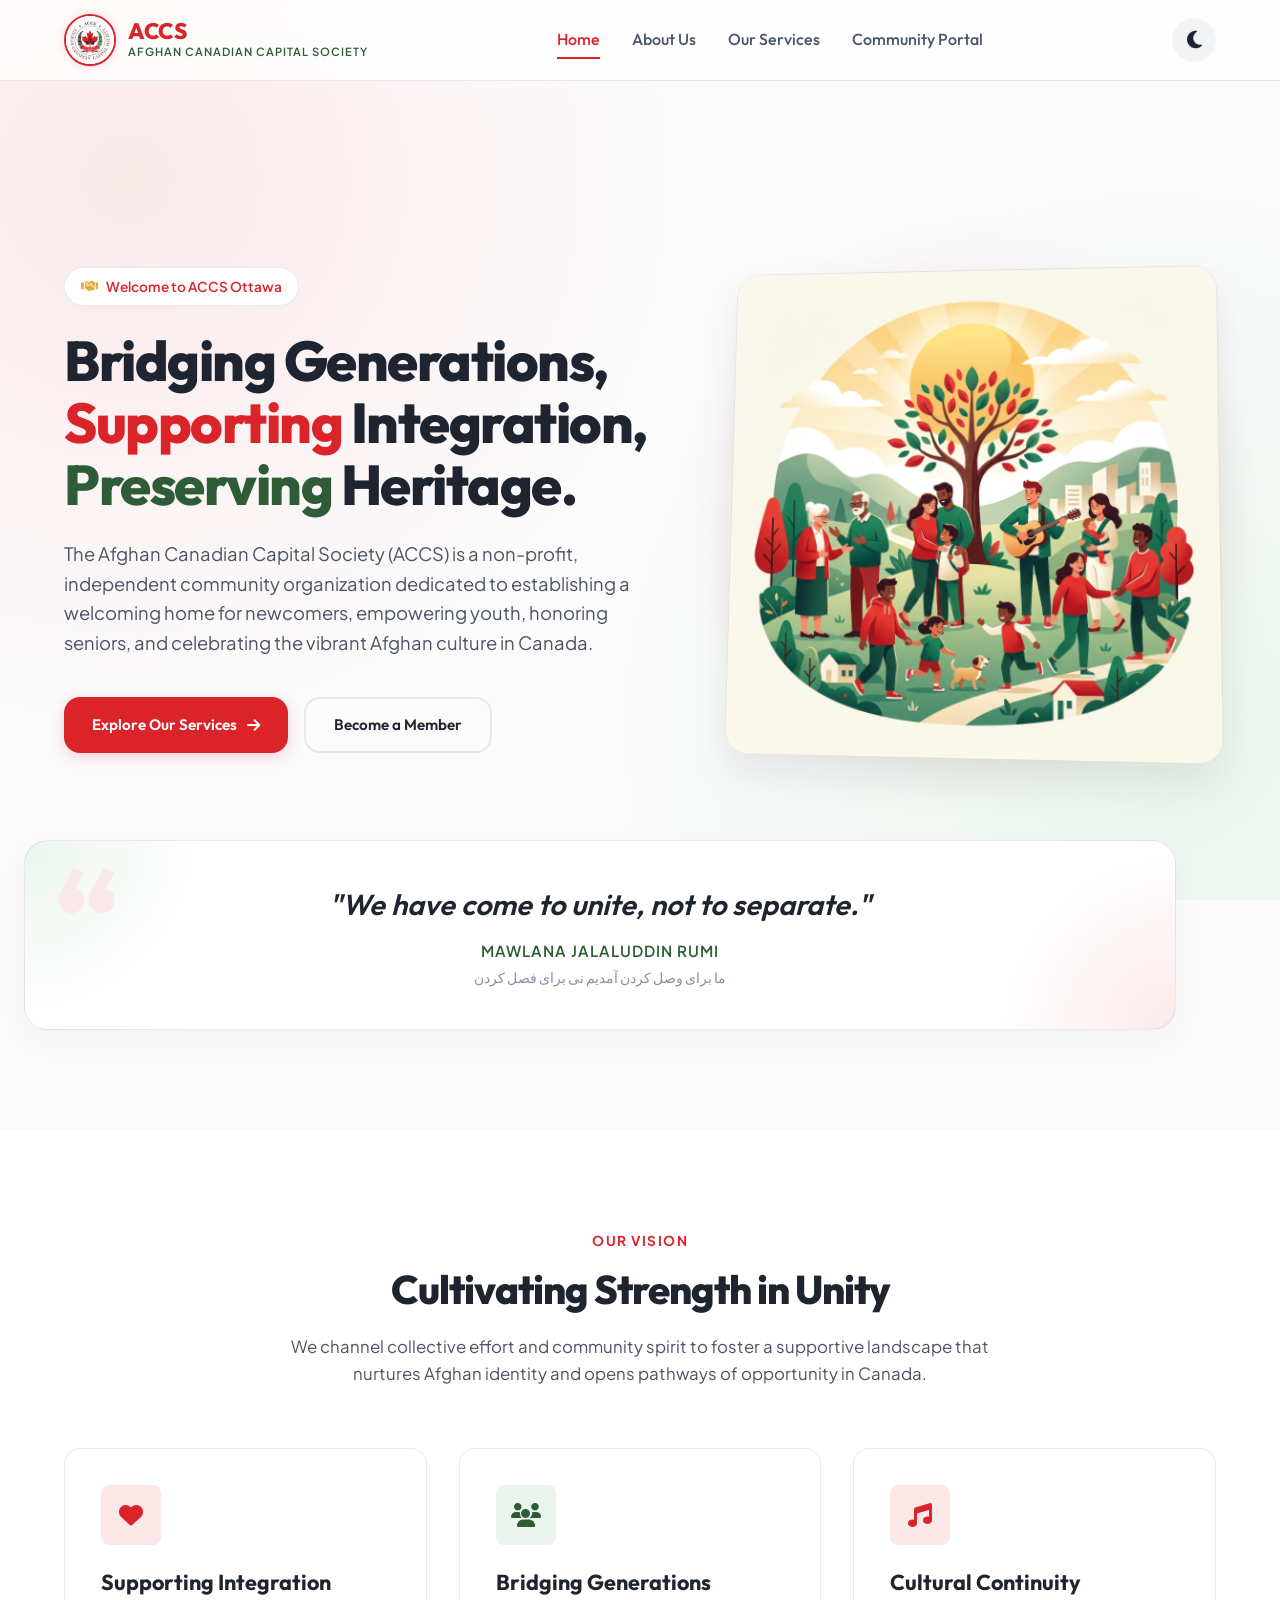
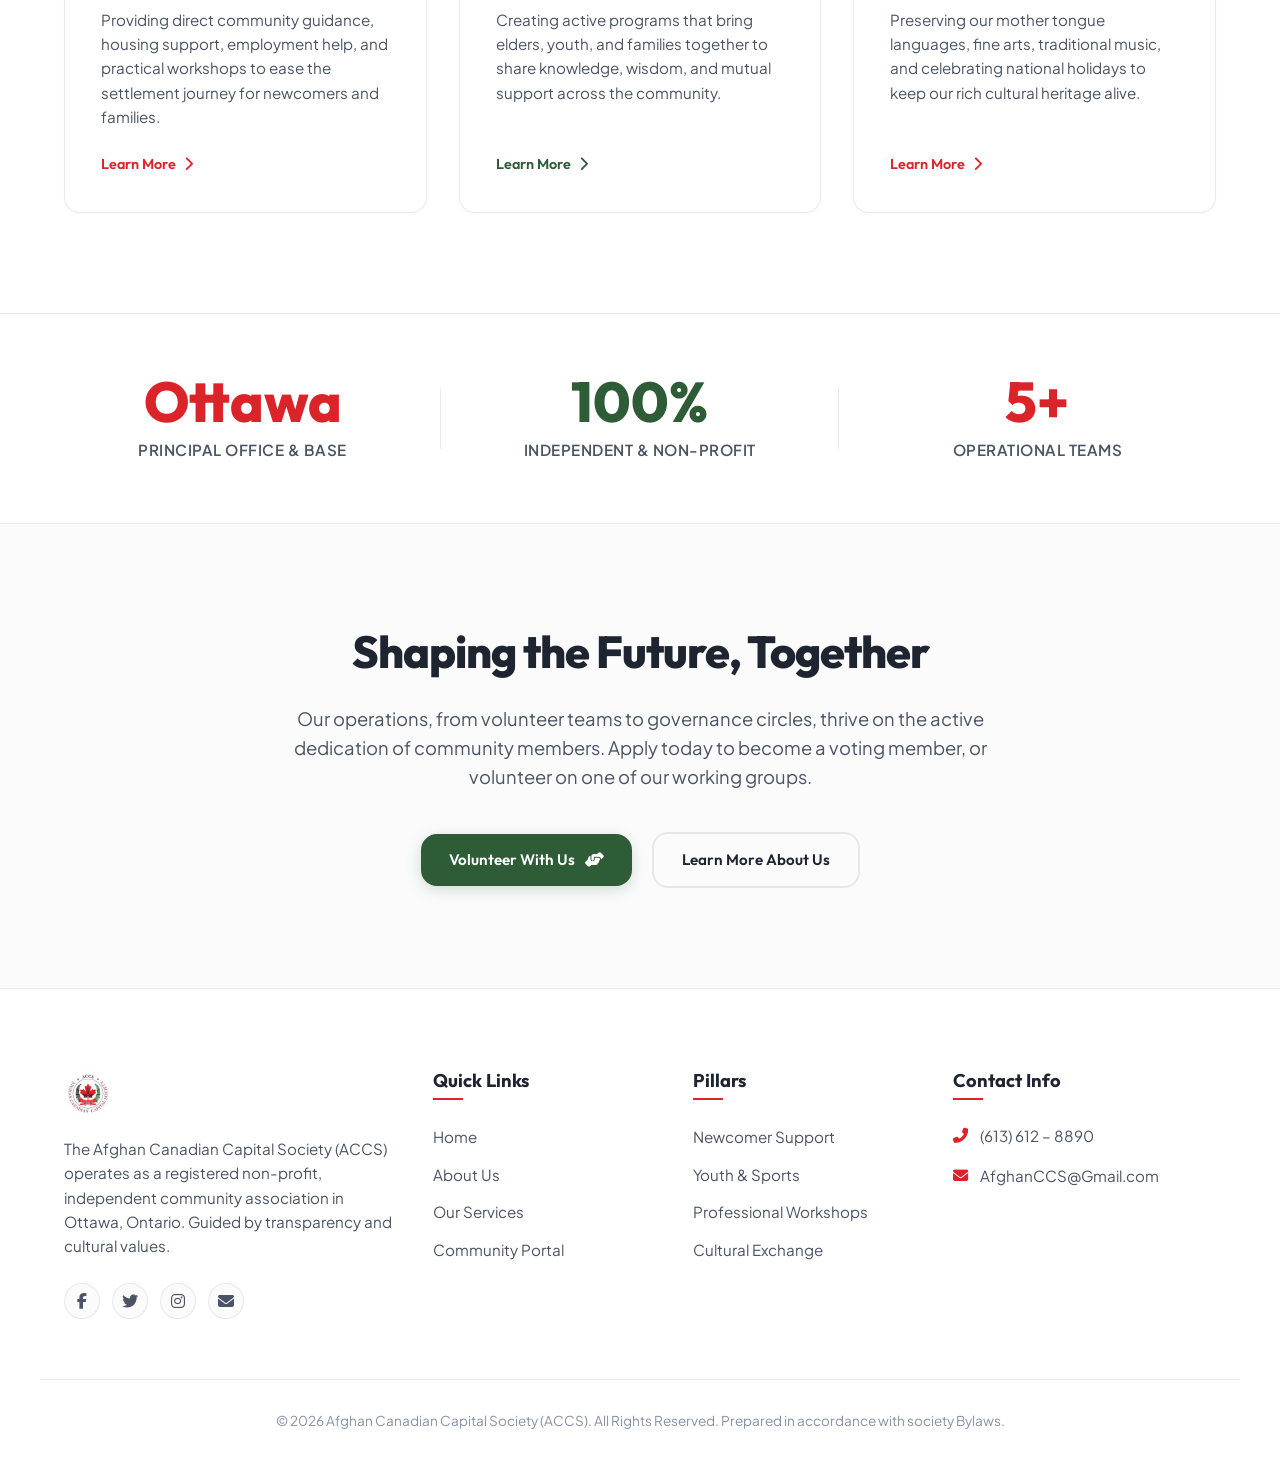
<file: index.html>
<!DOCTYPE html>
<html lang="en" data-theme="light">
<head>
  <meta charset="UTF-8">
  <meta name="viewport" content="width=device-width, initial-scale=1.0">
  <meta name="description" content="Official website of the Afghan Canadian Capital Society (ACCS) based in Ottawa. Bridging generations, preserving cultural heritage, and supporting newcomer integration.">
  <title>Afghan Canadian Capital Society | Preserving Culture, Supporting Community</title>
  <!-- CSS Stylesheet -->
  <link rel="stylesheet" href="style.css">
  <!-- FontAwesome Icons -->
  <link rel="stylesheet" href="https://cdnjs.cloudflare.com/ajax/libs/font-awesome/6.4.0/css/all.min.css">
</head>
<body>

  <!-- Translucent Navigation Header -->
  <header class="site-header" id="main-header">
    <div class="container nav-container">
      <a href="index.html" class="logo-wrapper" id="nav-logo-link">
        <img src="assets/logo.jpg" alt="ACCS Logo" id="header-logo-img">
        <div class="logo-text">
          <span class="logo-title">ACCS</span>
          <span class="logo-subtitle">Afghan Canadian Capital Society</span>
        </div>
      </a>
      
      <nav class="nav-menu" id="navigation-menu">
        <a href="index.html" class="nav-link active" id="nav-home">Home</a>
        <a href="about.html" class="nav-link" id="nav-about">About Us</a>
        <a href="services.html" class="nav-link" id="nav-services">Our Services</a>
        <a href="contact.html" class="nav-link" id="nav-portal">Community Portal</a>
      </nav>

      <div class="flex-center" style="gap: 16px;">
        <button class="theme-toggle flex-center" id="mode-toggle-btn" aria-label="Toggle Theme">
          <i class="fas fa-moon"></i>
          <i class="fas fa-sun"></i>
        </button>
        <button class="mobile-menu-toggle" id="menu-hamburger-btn" aria-label="Toggle Menu" aria-expanded="false">
          <i class="fas fa-bars"></i>
        </button>
      </div>
    </div>
  </header>

  <!-- Hero Landing Section -->
  <section class="hero-section" id="home-hero">
    <div class="container hero-grid">
      <div class="hero-content fade-in-scroll visible">
        <div class="hero-tagline">
          <i class="fas fa-handshake"></i>
          <span>Welcome to ACCS Ottawa</span>
        </div>
        <h1 class="hero-title">
          Bridging Generations, <br>
          <span class="accent-red">Supporting</span> Integration, <br>
          <span class="accent-green">Preserving</span> Heritage.
        </h1>
        <p class="hero-desc">
          The Afghan Canadian Capital Society (ACCS) is a non-profit, independent community organization dedicated to establishing a welcoming home for newcomers, empowering youth, honoring seniors, and celebrating the vibrant Afghan culture in Canada.
        </p>
        <div class="hero-cta">
          <a href="services.html" class="btn btn-primary" id="cta-explore-services">
            Explore Our Services
            <i class="fas fa-arrow-right"></i>
          </a>
          <a href="contact.html?tab=membership" class="btn btn-outline" id="cta-become-member">
            Become a Member
          </a>
        </div>
      </div>
      <div class="hero-image-container fade-in-scroll visible">
        <div class="hero-img-backdrop"></div>
        <img src="assets/images/hero_community.png" alt="Afghan Canadian Community Illustration" id="hero-main-img">
      </div>
    </div>
  </section>

  <!-- Calligraphy Quote Section -->
  <div class="container quote-container fade-in-scroll">
    <div class="quote-card" id="rumi-quote-card">
      <p class="quote-text">"We have come to unite, not to separate."</p>
      <p class="quote-author">Mawlana Jalaluddin Rumi</p>
      <p class="quote-subtext">ما برای وصل كردن آمديم نی برای فصل کردن</p>
    </div>
  </div>

  <!-- Vision Pillars Section -->
  <section class="pillars-section section-padding" id="vision-pillars" style="background-color: var(--bg-secondary);">
    <div class="container">
      <div class="section-header fade-in-scroll">
        <span class="section-tag">Our Vision</span>
        <h2 class="section-title">Cultivating Strength in Unity</h2>
        <p class="section-desc">We channel collective effort and community spirit to foster a supportive landscape that nurtures Afghan identity and opens pathways of opportunity in Canada.</p>
      </div>

      <div class="grid grid-3">
        <!-- Pillar 1 -->
        <div class="service-card fade-in-scroll" id="pillar-card-1">
          <div class="service-icon flex-center">
            <i class="fas fa-heart"></i>
          </div>
          <h3 class="service-card-title">Supporting Integration</h3>
          <p class="service-card-desc">Providing direct community guidance, housing support, employment help, and practical workshops to ease the settlement journey for newcomers and families.</p>
          <a href="services.html?filter=newcomers" class="service-card-link" id="pillar-link-1">Learn More <i class="fas fa-chevron-right"></i></a>
        </div>

        <!-- Pillar 2 -->
        <div class="service-card green-theme fade-in-scroll" id="pillar-card-2">
          <div class="service-icon flex-center">
            <i class="fas fa-users"></i>
          </div>
          <h3 class="service-card-title">Bridging Generations</h3>
          <p class="service-card-desc">Creating active programs that bring elders, youth, and families together to share knowledge, wisdom, and mutual support across the community.</p>
          <a href="services.html?filter=youth" class="service-card-link" id="pillar-link-2">Learn More <i class="fas fa-chevron-right"></i></a>
        </div>

        <!-- Pillar 3 -->
        <div class="service-card fade-in-scroll" id="pillar-card-3">
          <div class="service-icon flex-center">
            <i class="fas fa-music"></i>
          </div>
          <h3 class="service-card-title">Cultural Continuity</h3>
          <p class="service-card-desc">Preserving our mother tongue languages, fine arts, traditional music, and celebrating national holidays to keep our rich cultural heritage alive.</p>
          <a href="services.html?filter=cultural" class="service-card-link" id="pillar-link-3">Learn More <i class="fas fa-chevron-right"></i></a>
        </div>
      </div>
    </div>
  </section>

  <!-- Impact Statistics Banner -->
  <section class="stats-section" id="impact-stats">
    <div class="container stats-grid">
      <div class="stat-item fade-in-scroll" id="stat-item-1">
        <div class="stat-number">Ottawa</div>
        <div class="stat-label">Principal Office & Base</div>
      </div>
      <div class="stat-item green-theme fade-in-scroll" id="stat-item-2">
        <div class="stat-number">100%</div>
        <div class="stat-label">Independent & Non-Profit</div>
      </div>
      <div class="stat-item fade-in-scroll" id="stat-item-3">
        <div class="stat-number">5+</div>
        <div class="stat-label">Operational Teams</div>
      </div>
    </div>
  </section>

  <!-- Quick Engagement / CTA banner -->
  <section class="cta-banner-section section-padding" id="join-us-banner" style="position: relative; overflow: hidden;">
    <div class="container" style="position: relative; z-index: 5; text-align: center; max-width: 800px;">
      <div class="fade-in-scroll">
        <h2 class="section-title" style="font-size: 2.8rem; margin-bottom: 24px;">Shaping the Future, Together</h2>
        <p class="section-desc" style="font-size: 1.15rem; margin-bottom: 40px; color: var(--text-secondary);">
          Our operations, from volunteer teams to governance circles, thrive on the active dedication of community members. Apply today to become a voting member, or volunteer on one of our working groups.
        </p>
        <div class="flex-center" style="gap: 20px; flex-wrap: wrap;">
          <a href="contact.html?tab=volunteer" class="btn btn-secondary" id="banner-btn-volunteer">
            Volunteer With Us
            <i class="fas fa-hands-helping"></i>
          </a>
          <a href="about.html" class="btn btn-outline" id="banner-btn-about">
            Learn More About Us
          </a>
        </div>
      </div>
    </div>
  </section>

  <!-- Success Modal for Interactive Forms -->
  <div class="modal-overlay flex-center" id="success-modal">
    <div class="modal-content" id="success-modal-content">
      <div class="modal-icon flex-center" id="success-modal-icon">
        <i class="fas fa-check"></i>
      </div>
      <h3 class="modal-title" id="modal-display-title">Submission Confirmed!</h3>
      <p class="modal-text" id="modal-display-text">Thank you. Your request has been securely processed.</p>
      <button class="btn btn-primary" id="modal-close-btn" style="width: 100%;">Continue</button>
    </div>
  </div>

  <!-- Footer Section -->
  <footer class="site-footer" id="main-footer">
    <div class="container footer-grid">
      <div class="footer-about">
        <img src="assets/logo.jpg" alt="ACCS Logo" id="footer-logo-img">
        <p>The Afghan Canadian Capital Society (ACCS) operates as a registered non-profit, independent community association in Ottawa, Ontario. Guided by transparency and cultural values.</p>
        <div class="social-links">
          <a href="https://facebook.com" class="social-link flex-center" target="_blank" aria-label="Facebook"><i class="fab fa-facebook-f"></i></a>
          <a href="https://twitter.com" class="social-link flex-center" target="_blank" aria-label="Twitter"><i class="fab fa-twitter"></i></a>
          <a href="https://instagram.com" class="social-link flex-center" target="_blank" aria-label="Instagram"><i class="fab fa-instagram"></i></a>
          <a href="mailto:AfghanCCS@Gmail.com" class="social-link flex-center" aria-label="Email"><i class="fas fa-envelope"></i></a>
        </div>
      </div>
      
      <div class="footer-column">
        <h3>Quick Links</h3>
        <ul class="footer-links">
          <li><a href="index.html" id="footer-link-home">Home</a></li>
          <li><a href="about.html" id="footer-link-about">About Us</a></li>
          <li><a href="services.html" id="footer-link-services">Our Services</a></li>
          <li><a href="contact.html" id="footer-link-portal">Community Portal</a></li>
        </ul>
      </div>

      <div class="footer-column">
        <h3>Pillars</h3>
        <ul class="footer-links">
          <li><a href="services.html?filter=newcomers" id="footer-pillar-newcomers">Newcomer Support</a></li>
          <li><a href="services.html?filter=youth" id="footer-pillar-youth">Youth & Sports</a></li>
          <li><a href="services.html?filter=professional" id="footer-pillar-prof">Professional Workshops</a></li>
          <li><a href="services.html?filter=cultural" id="footer-pillar-culture">Cultural Exchange</a></li>
        </ul>
      </div>

      <div class="footer-column">
        <h3>Contact Info</h3>
        <ul class="footer-contact">
          <li>
            <i class="fas fa-phone-alt"></i>
            <span>(613) 612 – 8890</span>
          </li>
          <li>
            <i class="fas fa-envelope"></i>
            <span>AfghanCCS@Gmail.com</span>
          </li>
        </ul>
      </div>
    </div>
    
    <div class="container footer-bottom">
      <p>&copy; 2026 Afghan Canadian Capital Society (ACCS). All Rights Reserved. Prepared in accordance with society Bylaws.</p>
    </div>
  </footer>

  <!-- Scripts -->
  <script src="main.js"></script>
</body>
</html>
</file>
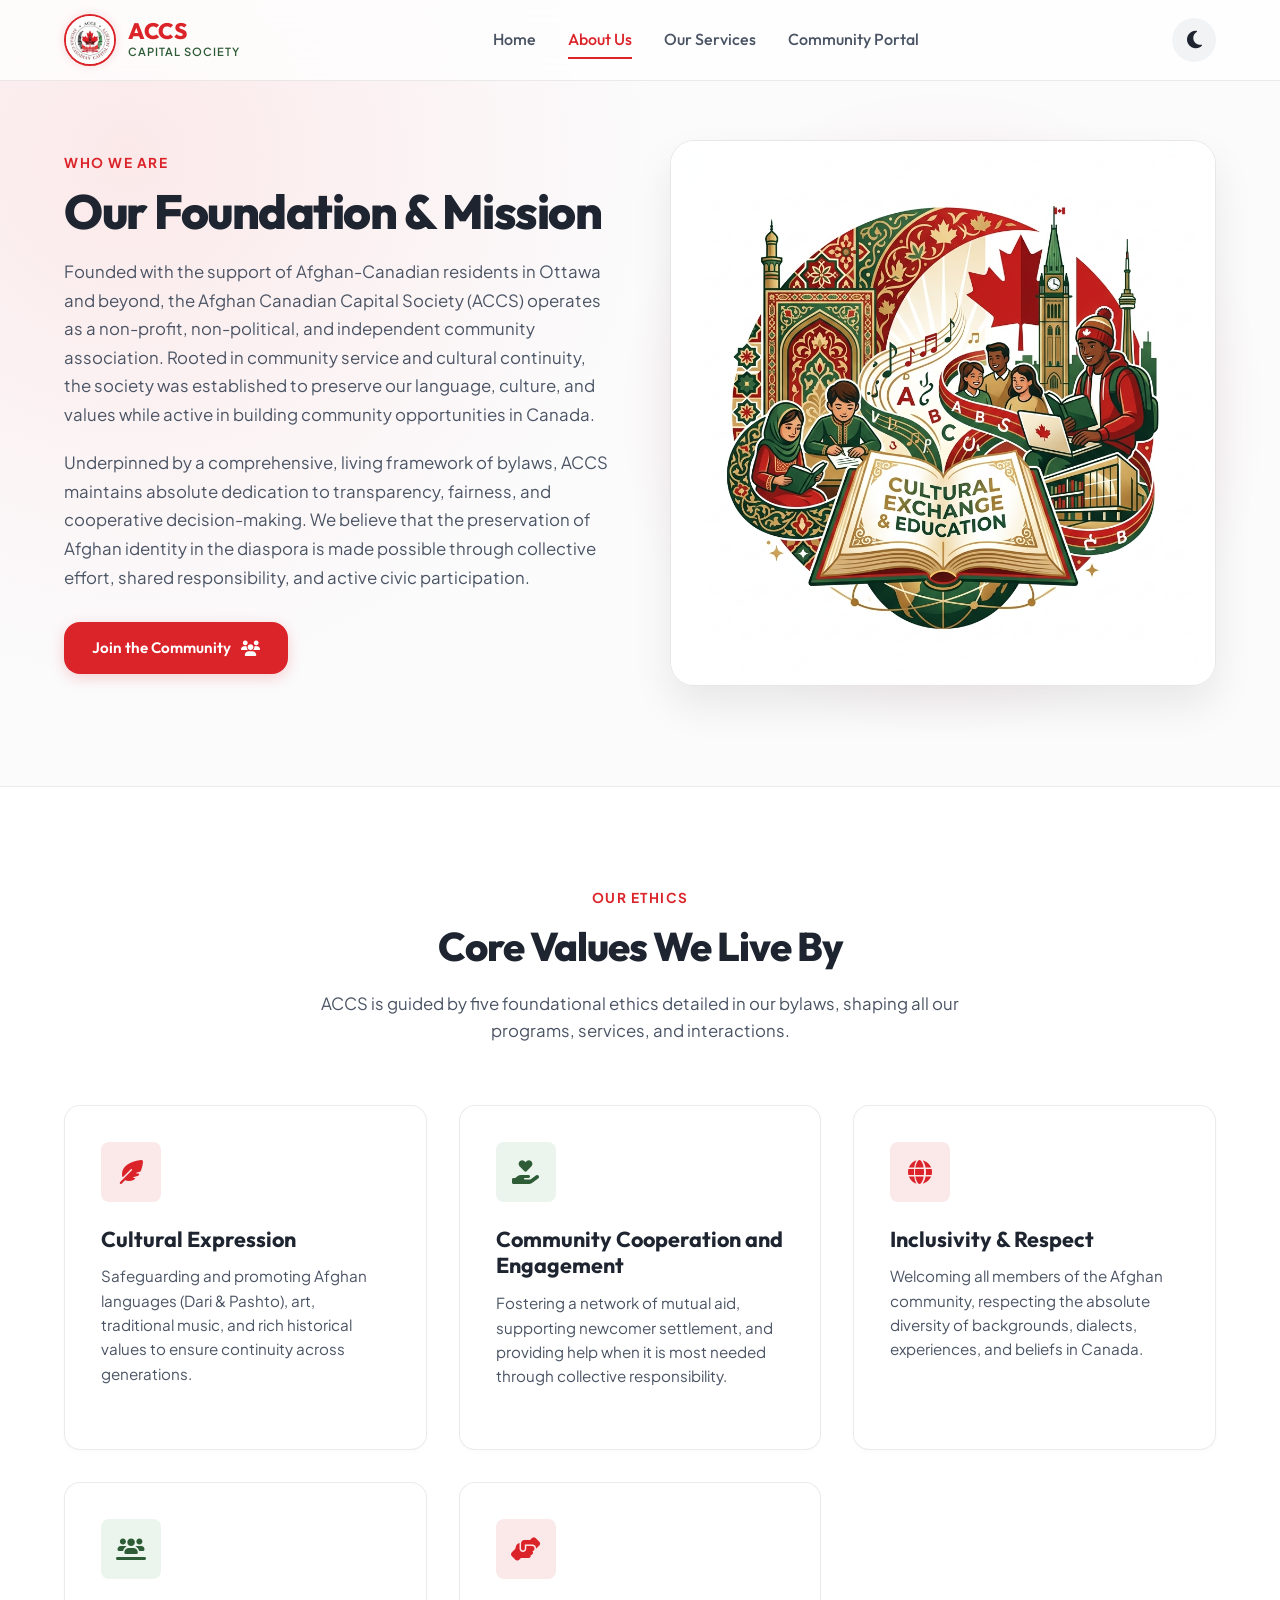
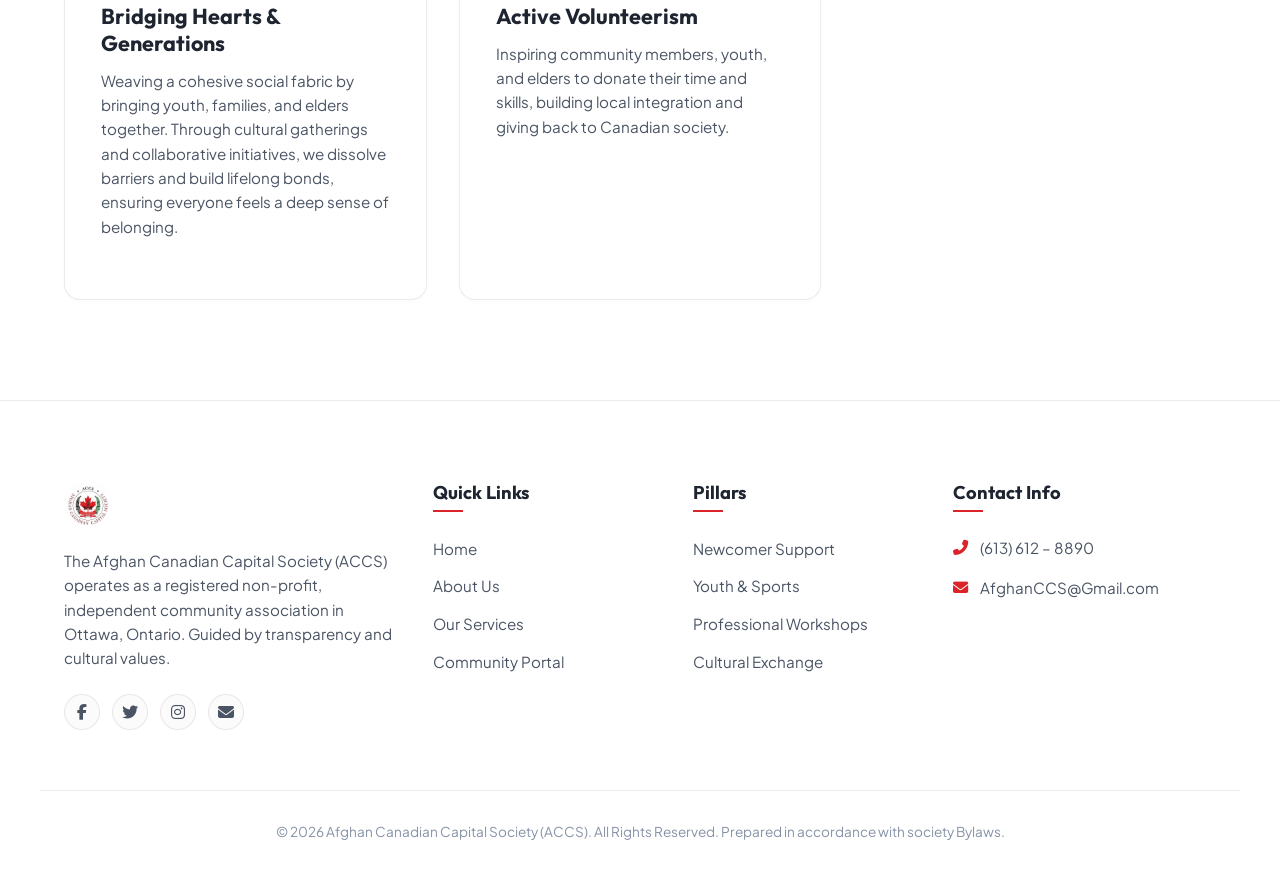
<file: about.html>
<!DOCTYPE html>
<html lang="en" data-theme="light">

<head>
  <meta charset="UTF-8">
  <meta name="viewport" content="width=device-width, initial-scale=1.0">
  <meta name="description"
    content="Learn about the mission, values, and community support programs of the Afghan Canadian Capital Society (ACCS) in Ottawa.">
  <title>About Us | Afghan Canadian Capital Society</title>
  <!-- CSS Stylesheet -->
  <link rel="stylesheet" href="style.css">
  <!-- FontAwesome Icons -->
  <link rel="stylesheet" href="https://cdnjs.cloudflare.com/ajax/libs/font-awesome/6.4.0/css/all.min.css">
</head>

<body>

  <!-- Translucent Navigation Header -->
  <header class="site-header scrolled" id="main-header">
    <div class="container nav-container">
      <a href="index.html" class="logo-wrapper" id="nav-logo-link">
        <img src="assets/logo.jpg" alt="ACCS Logo" id="header-logo-img">
        <div class="logo-text">
          <span class="logo-title">ACCS</span>
          <span class="logo-subtitle">Capital Society</span>
        </div>
      </a>

      <nav class="nav-menu" id="navigation-menu">
        <a href="index.html" class="nav-link" id="nav-home">Home</a>
        <a href="about.html" class="nav-link active" id="nav-about">About Us</a>
        <a href="services.html" class="nav-link" id="nav-services">Our Services</a>
        <a href="contact.html" class="nav-link" id="nav-portal">Community Portal</a>
      </nav>

      <div class="flex-center" style="gap: 16px;">
        <button class="theme-toggle flex-center" id="mode-toggle-btn" aria-label="Toggle Theme">
          <i class="fas fa-moon"></i>
          <i class="fas fa-sun"></i>
        </button>
        <button class="mobile-menu-toggle" id="menu-hamburger-btn" aria-label="Toggle Menu" aria-expanded="false">
          <i class="fas fa-bars"></i>
        </button>
      </div>
    </div>
  </header>

  <!-- About Banner / Section -->
  <section class="about-hero section-padding"
    style="padding-top: 140px; background: radial-gradient(circle at 10% 20%, var(--primary-light) 0%, transparent 40%);">
    <div class="container">
      <div class="grid grid-2" style="align-items: center; gap: 60px;">
        <div class="about-hero-content fade-in-scroll visible">
          <span class="section-tag">Who We Are</span>
          <h1 class="hero-title" style="font-size: 3rem; margin-bottom: 20px;">Our Foundation & Mission</h1>
          <p class="hero-desc" style="font-size: 1.05rem; line-height: 1.7; margin-bottom: 20px;">
            Founded with the support of Afghan-Canadian residents in Ottawa and beyond, the Afghan Canadian Capital
            Society (ACCS) operates as a non-profit, non-political, and independent community association. Rooted in
            community service and cultural continuity, the society was established to preserve our language, culture,
            and values while active in building community opportunities in Canada.
          </p>
          <p class="hero-desc" style="font-size: 1.05rem; line-height: 1.7; margin-bottom: 30px;">
            Underpinned by a comprehensive, living framework of bylaws, ACCS maintains absolute dedication to
            transparency, fairness, and cooperative decision-making. We believe that the preservation of Afghan identity
            in the diaspora is made possible through collective effort, shared responsibility, and active civic
            participation.
          </p>
          <a href="contact.html" class="btn btn-primary" id="about-join-cta">
            Join the Community
            <i class="fas fa-users"></i>
          </a>
        </div>
        <div class="about-hero-image fade-in-scroll visible" style="position: relative;">
          <div class="hero-img-backdrop"></div>
          <img src="assets/images/cultural_events.png" alt="Cultural Heritage Illustration"
            style="border-radius: var(--radius-lg); box-shadow: var(--shadow-lg); border: 1px solid var(--border-color);">
        </div>
      </div>
    </div>
  </section>

  <!-- Core Values Section -->
  <section class="values-section section-padding"
    style="background-color: var(--bg-secondary); border-top: 1px solid var(--border-color);">
    <div class="container">
      <div class="section-header fade-in-scroll">
        <span class="section-tag">Our Ethics</span>
        <h2 class="section-title">Core Values We Live By</h2>
        <p class="section-desc">ACCS is guided by five foundational ethics detailed in our bylaws, shaping all our
          programs, services, and interactions.</p>
      </div>

      <div class="grid grid-3">
        <!-- Value 1 -->
        <div class="service-card fade-in-scroll" id="value-card-1">
          <div class="service-icon flex-center" style="background-color: var(--primary-light); color: var(--primary);">
            <i class="fas fa-feather-alt"></i>
          </div>
          <h3 class="service-card-title">Cultural Expression</h3>
          <p class="service-card-desc">Safeguarding and promoting Afghan languages (Dari & Pashto), art, traditional
            music, and rich historical values to ensure continuity across generations.</p>
        </div>

        <!-- Value 2 -->
        <div class="service-card green-theme fade-in-scroll" id="value-card-2">
          <div class="service-icon flex-center">
            <i class="fas fa-hand-holding-heart"></i>
          </div>
          <h3 class="service-card-title">Community Cooperation and Engagement</h3>
          <p class="service-card-desc">Fostering a network of mutual aid, supporting newcomer settlement, and providing
            help when it is most needed through collective responsibility.</p>
        </div>

        <!-- Value 3 -->
        <div class="service-card fade-in-scroll" id="value-card-3">
          <div class="service-icon flex-center" style="background-color: var(--primary-light); color: var(--primary);">
            <i class="fas fa-globe"></i>
          </div>
          <h3 class="service-card-title">Inclusivity & Respect</h3>
          <p class="service-card-desc">Welcoming all members of the Afghan community, respecting the absolute diversity
            of backgrounds, dialects, experiences, and beliefs in Canada.</p>
        </div>
        <!-- Value 3a -->
        <div class="service-card green-theme fade-in-scroll" id="value-card-3a">
          <div class="service-icon flex-center">
            <i class="fas fa-users-line"></i>
          </div>
          <h3 class="service-card-title">Bridging Hearts & Generations</h3>
          <p class="service-card-desc">Weaving a cohesive social fabric by bringing youth, families, and elders together. Through cultural gatherings and collaborative initiatives, we dissolve barriers and build lifelong bonds, ensuring everyone feels a deep sense of belonging.</p>
        </div>
        <!-- Value 4 -->
        <div class="service-card fade-in-scroll" id="value-card-4">
          <div class="service-icon flex-center" style="background-color: var(--primary-light); color: var(--primary);">
            <i class="fas fa-hands-helping"></i>
          </div>
          <h3 class="service-card-title">Active Volunteerism</h3>
          <p class="service-card-desc">Inspiring community members, youth, and elders to donate their time and skills,
            building local integration and giving back to Canadian society.</p>
        </div>
      </div>
    </div>
  </section>

  <!-- Success Modal for Interactive Forms -->
  <div class="modal-overlay flex-center" id="success-modal">
    <div class="modal-content" id="success-modal-content">
      <div class="modal-icon flex-center" id="success-modal-icon">
        <i class="fas fa-check"></i>
      </div>
      <h3 class="modal-title" id="modal-display-title">Submission Confirmed!</h3>
      <p class="modal-text" id="modal-display-text">Thank you. Your request has been securely processed.</p>
      <button class="btn btn-primary" id="modal-close-btn" style="width: 100%;">Continue</button>
    </div>
  </div>

  <!-- Footer Section -->
  <footer class="site-footer" id="main-footer">
    <div class="container footer-grid">
      <div class="footer-about">
        <img src="assets/logo.jpg" alt="ACCS Logo" id="footer-logo-img">
        <p>The Afghan Canadian Capital Society (ACCS) operates as a registered non-profit, independent community
          association in Ottawa, Ontario. Guided by transparency and cultural values.</p>
        <div class="social-links">
          <a href="https://facebook.com" class="social-link flex-center" target="_blank" aria-label="Facebook"><i
              class="fab fa-facebook-f"></i></a>
          <a href="https://twitter.com" class="social-link flex-center" target="_blank" aria-label="Twitter"><i
              class="fab fa-twitter"></i></a>
          <a href="https://instagram.com" class="social-link flex-center" target="_blank" aria-label="Instagram"><i
              class="fab fa-instagram"></i></a>
          <a href="mailto:AfghanCCS@Gmail.com" class="social-link flex-center" aria-label="Email"><i
              class="fas fa-envelope"></i></a>
        </div>
      </div>

      <div class="footer-column">
        <h3>Quick Links</h3>
        <ul class="footer-links">
          <li><a href="index.html" id="footer-link-home">Home</a></li>
          <li><a href="about.html" id="footer-link-about">About Us</a></li>
          <li><a href="services.html" id="footer-link-services">Our Services</a></li>
          <li><a href="contact.html" id="footer-link-portal">Community Portal</a></li>
        </ul>
      </div>

      <div class="footer-column">
        <h3>Pillars</h3>
        <ul class="footer-links">
          <li><a href="services.html?filter=newcomers" id="footer-pillar-newcomers">Newcomer Support</a></li>
          <li><a href="services.html?filter=youth" id="footer-pillar-youth">Youth & Sports</a></li>
          <li><a href="services.html?filter=professional" id="footer-pillar-prof">Professional Workshops</a></li>
          <li><a href="services.html?filter=cultural" id="footer-pillar-culture">Cultural Exchange</a></li>
        </ul>
      </div>

      <div class="footer-column">
        <h3>Contact Info</h3>
        <ul class="footer-contact">
          <li>
            <i class="fas fa-phone-alt"></i>
            <span>(613) 612 – 8890</span>
          </li>
          <li>
            <i class="fas fa-envelope"></i>
            <span>AfghanCCS@Gmail.com</span>
          </li>
        </ul>
      </div>
    </div>

    <div class="container footer-bottom">
      <p>&copy; 2026 Afghan Canadian Capital Society (ACCS). All Rights Reserved. Prepared in accordance with society
        Bylaws.</p>
    </div>
  </footer>

  <!-- Scripts -->
  <script src="main.js"></script>
</body>

</html>
</file>
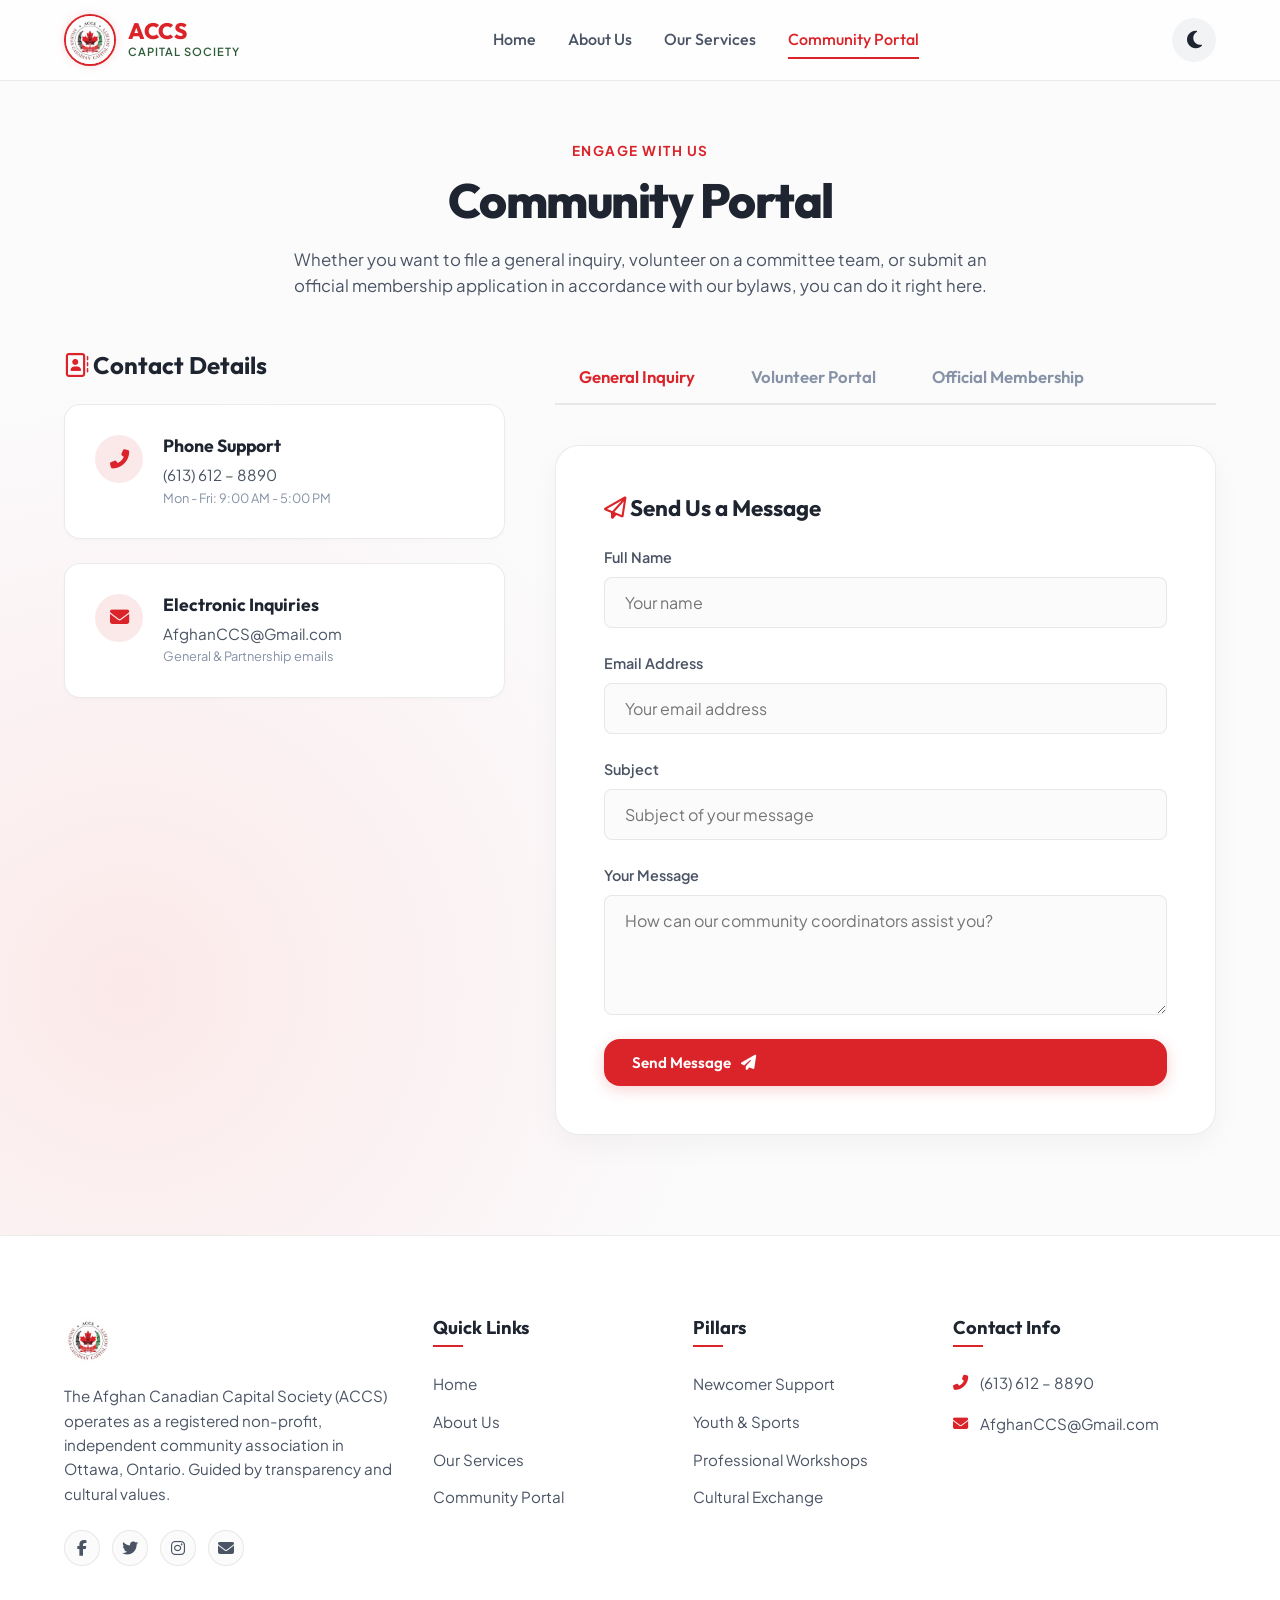
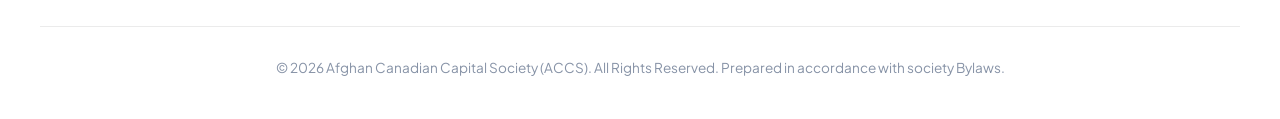
<file: contact.html>
<!DOCTYPE html>
<html lang="en" data-theme="light">
<head>
  <meta charset="UTF-8">
  <meta name="viewport" content="width=device-width, initial-scale=1.0">
  <meta name="description" content="Reach out to the Afghan Canadian Capital Society (ACCS) in Ottawa. Apply for membership, sign up as a volunteer, or send a general inquiry.">
  <title>Community Portal | Afghan Canadian Capital Society</title>
  <!-- CSS Stylesheet -->
  <link rel="stylesheet" href="style.css">
  <!-- FontAwesome Icons -->
  <link rel="stylesheet" href="https://cdnjs.cloudflare.com/ajax/libs/font-awesome/6.4.0/css/all.min.css">
</head>
<body>

  <!-- Translucent Navigation Header -->
  <header class="site-header scrolled" id="main-header">
    <div class="container nav-container">
      <a href="index.html" class="logo-wrapper" id="nav-logo-link">
        <img src="assets/logo.jpg" alt="ACCS Logo" id="header-logo-img">
        <div class="logo-text">
          <span class="logo-title">ACCS</span>
          <span class="logo-subtitle">Capital Society</span>
        </div>
      </a>
      
      <nav class="nav-menu" id="navigation-menu">
        <a href="index.html" class="nav-link" id="nav-home">Home</a>
        <a href="about.html" class="nav-link" id="nav-about">About Us</a>
        <a href="services.html" class="nav-link" id="nav-services">Our Services</a>
        <a href="contact.html" class="nav-link active" id="nav-portal">Community Portal</a>
      </nav>

      <div class="flex-center" style="gap: 16px;">
        <button class="theme-toggle flex-center" id="mode-toggle-btn" aria-label="Toggle Theme">
          <i class="fas fa-moon"></i>
          <i class="fas fa-sun"></i>
        </button>
        <button class="mobile-menu-toggle" id="menu-hamburger-btn" aria-label="Toggle Menu" aria-expanded="false">
          <i class="fas fa-bars"></i>
        </button>
      </div>
    </div>
  </header>

  <!-- Portal Section -->
  <section class="portal-section section-padding" style="padding-top: 140px; background: radial-gradient(circle at 10% 80%, var(--primary-light) 0%, transparent 40%);">
    <div class="container">
      <div class="section-header fade-in-scroll visible" style="margin-bottom: 50px;">
        <span class="section-tag">Engage With Us</span>
        <h1 class="hero-title" style="font-size: 3rem; margin-bottom: 20px; text-align: center;">Community Portal</h1>
        <p class="section-desc" style="text-align: center; max-width: 700px; margin: 0 auto;">
          Whether you want to file a general inquiry, volunteer on a committee team, or submit an official membership application in accordance with our bylaws, you can do it right here.
        </p>
      </div>

      <div class="grid grid-2" style="grid-template-columns: 0.8fr 1.2fr; align-items: start; gap: 50px;">
        
        <!-- Sidebar Contact Info Column -->
        <div class="portal-sidebar fade-in-scroll visible" id="contact-details-col">
          <h3 style="font-family: var(--font-header); font-size: 1.5rem; margin-bottom: 24px;"><i class="far fa-address-book" style="color: var(--primary);"></i> Contact Details</h3>
          
          <!-- Card 2: Phone -->
          <div class="contact-info-card" id="contact-phone-card">
            <div class="contact-info-icon flex-center" style="background-color: var(--primary-light); color: var(--primary);">
              <i class="fas fa-phone-alt"></i>
            </div>
            <div class="contact-info-details">
              <h4>Phone Support</h4>
              <p><a href="tel:+16136128890">(613) 612 – 8890</a></p>
              <p style="font-size: 0.8rem; color: var(--text-muted);">Mon - Fri: 9:00 AM - 5:00 PM</p>
            </div>
          </div>

          <!-- Card 3: Email -->
          <div class="contact-info-card" id="contact-email-card">
            <div class="contact-info-icon flex-center" style="background-color: var(--primary-light); color: var(--primary);">
              <i class="fas fa-envelope"></i>
            </div>
            <div class="contact-info-details">
              <h4>Electronic Inquiries</h4>
              <p><a href="mailto:AfghanCCS@Gmail.com">AfghanCCS@Gmail.com</a></p>
              <p style="font-size: 0.8rem; color: var(--text-muted);">General & Partnership emails</p>
            </div>
          </div>
        </div>

        <!-- Dynamic Portal Form Column -->
        <div class="portal-forms-col fade-in-scroll visible" id="portal-form-component">
          <!-- Navigation Tabs -->
          <div class="portal-tabs" id="portal-tabs-navigation" role="tablist">
            <button class="tab-btn active" data-tab="general" role="tab" aria-selected="true" id="tab-general">General Inquiry</button>
            <button class="tab-btn" data-tab="volunteer" role="tab" aria-selected="false" id="tab-volunteer">Volunteer Portal</button>
            <button class="tab-btn" data-tab="membership" role="tab" aria-selected="false" id="tab-membership">Official Membership</button>
          </div>

          <!-- FORM PANE 1: General Inquiry -->
          <div class="portal-form-pane active" id="general-pane" role="tabpanel">
            <div class="form-card">
              <h3 style="font-family: var(--font-header); font-size: 1.4rem; margin-bottom: 24px;"><i class="far fa-paper-plane" style="color: var(--primary);"></i> Send Us a Message</h3>
              <form class="portal-form" data-form-type="contact">
                <div class="form-group">
                  <label class="form-label" for="gen-name">Full Name</label>
                  <input type="text" id="gen-name" name="name" class="form-input" placeholder="Your name" required>
                </div>
                <div class="form-group">
                  <label class="form-label" for="gen-email">Email Address</label>
                  <input type="email" id="gen-email" name="email" class="form-input" placeholder="Your email address" required>
                </div>
                <div class="form-group">
                  <label class="form-label" for="gen-subject">Subject</label>
                  <input type="text" id="gen-subject" name="subject" class="form-input" placeholder="Subject of your message" required>
                </div>
                <div class="form-group">
                  <label class="form-label" for="gen-msg">Your Message</label>
                  <textarea id="gen-msg" name="message" class="form-input" placeholder="How can our community coordinators assist you?" required></textarea>
                </div>
                <button type="submit" class="btn btn-primary" style="width: 100%;">
                  Send Message
                  <i class="fas fa-paper-plane"></i>
                </button>
              </form>
            </div>
          </div>

          <!-- FORM PANE 2: Volunteer Portal -->
          <div class="portal-form-pane" id="volunteer-pane" role="tabpanel">
            <div class="form-card">
              <h3 style="font-family: var(--font-header); font-size: 1.4rem; margin-bottom: 8px;"><i class="fas fa-hands-helping" style="color: var(--primary);"></i> Join Our Working Teams</h3>
              <p style="color: var(--text-secondary); font-size: 0.9rem; margin-bottom: 24px;">Contribute your skills to one of our operational committees outlined in our bylaws.</p>
              
              <form class="portal-form" data-form-type="volunteer">
                <div class="form-row">
                  <div class="form-group">
                    <label class="form-label" for="vol-first">First Name</label>
                    <input type="text" id="vol-first" name="first-name" class="form-input" placeholder="First name" required>
                  </div>
                  <div class="form-group">
                    <label class="form-label" for="vol-last">Last Name</label>
                    <input type="text" id="vol-last" name="last-name" class="form-input" placeholder="Last name" required>
                  </div>
                </div>
                <div class="form-row">
                  <div class="form-group">
                    <label class="form-label" for="vol-email">Email Address</label>
                    <input type="email" id="vol-email" name="email" class="form-input" placeholder="Email address" required>
                  </div>
                  <div class="form-group">
                    <label class="form-label" for="vol-phone">Phone Number</label>
                    <input type="tel" id="vol-phone" name="phone" class="form-input" placeholder="(613) 000-0000" required>
                  </div>
                </div>
                
                <div class="form-group">
                  <label class="form-label" for="vol-dept">Preferred Department / Team</label>
                  <select id="vol-dept" name="department" class="form-input" style="appearance: auto; padding-right: 40px;" required>
                    <option value="" disabled selected>Select a department</option>
                    <option value="Cultural & Events">Cultural Department & Events Team</option>
                    <option value="Youth & Sports">Youth & Sports Team</option>
                    <option value="Community Engagement">Community Engagement (Newcomers support)</option>
                    <option value="Finance & Sponsor">Finance & Sponsorship Team</option>
                    <option value="Outreach & Comm">Outreach & Communications Team</option>
                  </select>
                </div>

                <div class="form-group">
                  <label class="form-label" for="vol-hours">Volunteer Availability</label>
                  <select id="vol-hours" name="availability" class="form-input" style="appearance: auto; padding-right: 40px;" required>
                    <option value="" disabled selected>Select availability</option>
                    <option value="Weekends">Weekends only</option>
                    <option value="Weekdays">Weekdays during office hours</option>
                    <option value="Evenings">Weekday evenings</option>
                    <option value="Flexible">Flexible schedule / As needed</option>
                  </select>
                </div>

                <div class="form-group">
                  <label class="form-label" for="vol-statement">Brief Statement of Interest</label>
                  <textarea id="vol-statement" name="statement" class="form-input" placeholder="Tell us a little bit about your skills or why you want to support our society..." required></textarea>
                </div>

                <div class="form-checkbox-group">
                  <input type="checkbox" id="vol-bylaws" class="terms-checkbox" required>
                  <label for="vol-bylaws">I agree to uphold the ACCS mission, values, and community code of conduct as laid out in the society bylaws.</label>
                </div>

                <button type="submit" class="btn btn-secondary" style="width: 100%;">
                  Submit Application
                  <i class="fas fa-hand-holding-heart"></i>
                </button>
              </form>
            </div>
          </div>

          <!-- FORM PANE 3: Membership Application -->
          <div class="portal-form-pane" id="membership-pane" role="tabpanel">
            <div class="form-card">
              <h3 style="font-family: var(--font-header); font-size: 1.4rem; margin-bottom: 8px;"><i class="fas fa-address-card" style="color: var(--primary);"></i> Bylaw Membership Registration</h3>
              <p style="color: var(--text-secondary); font-size: 0.9rem; margin-bottom: 24px;">Register as an official voting member in accordance with Article 9 and 11 of the ACCS Bylaws.</p>
              
              <form class="portal-form" data-form-type="membership">
                <div class="form-group">
                  <label class="form-label" for="mem-name">Full Legal Name</label>
                  <input type="text" id="mem-name" name="name" class="form-input" placeholder="First and last name" required>
                </div>

                <div class="form-row">
                  <div class="form-group">
                    <label class="form-label" for="mem-email">Email Address</label>
                    <input type="email" id="mem-email" name="email" class="form-input" placeholder="Email address" required>
                  </div>
                  <div class="form-group">
                    <label class="form-label" for="mem-phone">Phone Number</label>
                    <input type="tel" id="mem-phone" name="phone" class="form-input" placeholder="(613) 000-0000" required>
                  </div>
                </div>

                <div class="form-row">
                  <div class="form-group">
                    <label class="form-label" for="mem-dob">Date of Birth (Must be 18+)</label>
                    <input type="date" id="mem-dob" name="dob" class="form-input" required>
                  </div>
                  <div class="form-group">
                    <label class="form-label" for="mem-city">City of Residence</label>
                    <input type="text" id="mem-city" name="city" class="form-input" value="Ottawa" placeholder="City" required>
                  </div>
                </div>

                <div class="form-group">
                  <label class="form-label" for="mem-address">Mailing Address</label>
                  <input type="text" id="mem-address" name="address" class="form-input" placeholder="Street Address, City, ON, Postal Code" required>
                </div>

                <!-- Bylaw Eligibility Checkbox List -->
                <h4 style="font-family: var(--font-header); font-size: 1rem; margin: 24px 0 12px 0; color: var(--text-primary); border-bottom: 1px solid var(--border-color); padding-bottom: 6px;">Eligibility Requirements (Bylaws Article 9)</h4>
                
                <div class="form-checkbox-group">
                  <input type="checkbox" id="mem-check-age" required>
                  <label for="mem-check-age">I certify that I am 18 years of age or older.</label>
                </div>
                <div class="form-checkbox-group">
                  <input type="checkbox" id="mem-check-connection" required>
                  <label for="mem-check-connection">I am an Afghan national or possess a meaningful connection to the Afghan community in Canada.</label>
                </div>
                <div class="form-checkbox-group">
                  <input type="checkbox" id="mem-check-goodfaith" required>
                  <label for="mem-check-goodfaith">I commit to acting in good faith, with respect for all members, and supporting the objectives and values of the Association.</label>
                </div>

                <h4 style="font-family: var(--font-header); font-size: 1rem; margin: 24px 0 12px 0; color: var(--text-primary); border-bottom: 1px solid var(--border-color); padding-bottom: 6px;">Code & Commitment (Bylaws Article 11)</h4>
                
                <div class="form-checkbox-group">
                  <input type="checkbox" id="mem-check-bylaws" class="terms-checkbox" required>
                  <label for="mem-check-bylaws">I agree to fully abide by the bylaws, safeguard the reputation and confidentiality of the Association, protect community privacy, and report any serious misconduct to team leads or the Leadership Circle.</label>
                </div>

                <button type="submit" class="btn btn-primary" style="width: 100%; margin-top: 16px;">
                  Register Official Membership
                  <i class="fas fa-address-card"></i>
                </button>
              </form>
            </div>
          </div>

        </div>

      </div>
    </div>
  </section>

  <!-- Success Modal for Interactive Forms -->
  <div class="modal-overlay flex-center" id="success-modal">
    <div class="modal-content" id="success-modal-content">
      <div class="modal-icon flex-center" id="success-modal-icon">
        <i class="fas fa-check"></i>
      </div>
      <h3 class="modal-title" id="modal-display-title">Submission Confirmed!</h3>
      <p class="modal-text" id="modal-display-text">Thank you. Your request has been securely processed.</p>
      <button class="btn btn-primary" id="modal-close-btn" style="width: 100%;">Continue</button>
    </div>
  </div>

  <!-- Footer Section -->
  <footer class="site-footer" id="main-footer">
    <div class="container footer-grid">
      <div class="footer-about">
        <img src="assets/logo.jpg" alt="ACCS Logo" id="footer-logo-img">
        <p>The Afghan Canadian Capital Society (ACCS) operates as a registered non-profit, independent community association in Ottawa, Ontario. Guided by transparency and cultural values.</p>
        <div class="social-links">
          <a href="https://facebook.com" class="social-link flex-center" target="_blank" aria-label="Facebook"><i class="fab fa-facebook-f"></i></a>
          <a href="https://twitter.com" class="social-link flex-center" target="_blank" aria-label="Twitter"><i class="fab fa-twitter"></i></a>
          <a href="https://instagram.com" class="social-link flex-center" target="_blank" aria-label="Instagram"><i class="fab fa-instagram"></i></a>
          <a href="mailto:AfghanCCS@Gmail.com" class="social-link flex-center" aria-label="Email"><i class="fas fa-envelope"></i></a>
        </div>
      </div>
      
      <div class="footer-column">
        <h3>Quick Links</h3>
        <ul class="footer-links">
          <li><a href="index.html" id="footer-link-home">Home</a></li>
          <li><a href="about.html" id="footer-link-about">About Us</a></li>
          <li><a href="services.html" id="footer-link-services">Our Services</a></li>
          <li><a href="contact.html" id="footer-link-portal">Community Portal</a></li>
        </ul>
      </div>

      <div class="footer-column">
        <h3>Pillars</h3>
        <ul class="footer-links">
          <li><a href="services.html?filter=newcomers" id="footer-pillar-newcomers">Newcomer Support</a></li>
          <li><a href="services.html?filter=youth" id="footer-pillar-youth">Youth & Sports</a></li>
          <li><a href="services.html?filter=professional" id="footer-pillar-prof">Professional Workshops</a></li>
          <li><a href="services.html?filter=cultural" id="footer-pillar-culture">Cultural Exchange</a></li>
        </ul>
      </div>

      <div class="footer-column">
        <h3>Contact Info</h3>
        <ul class="footer-contact">
          <li>
            <i class="fas fa-phone-alt"></i>
            <span>(613) 612 – 8890</span>
          </li>
          <li>
            <i class="fas fa-envelope"></i>
            <span>AfghanCCS@Gmail.com</span>
          </li>
        </ul>
      </div>
    </div>
    
    <div class="container footer-bottom">
      <p>&copy; 2026 Afghan Canadian Capital Society (ACCS). All Rights Reserved. Prepared in accordance with society Bylaws.</p>
    </div>
  </footer>

  <!-- Scripts -->
  <script src="main.js"></script>
  
  <!-- Direct tab routing helper from URL query parameters -->
  <script>
    document.addEventListener('DOMContentLoaded', () => {
      const urlParams = new URLSearchParams(window.location.search);
      const activeTabParam = urlParams.get('tab');
      if (activeTabParam) {
        const matchingBtn = document.querySelector(`.tab-btn[data-tab="${activeTabParam}"]`);
        if (matchingBtn) {
          matchingBtn.click();
          // Scroll tab component into view
          setTimeout(() => {
            document.getElementById('portal-tabs-navigation').scrollIntoView({ behavior: 'smooth', block: 'center' });
          }, 300);
        }
      }
    });
  </script>
</body>
</html>
</file>
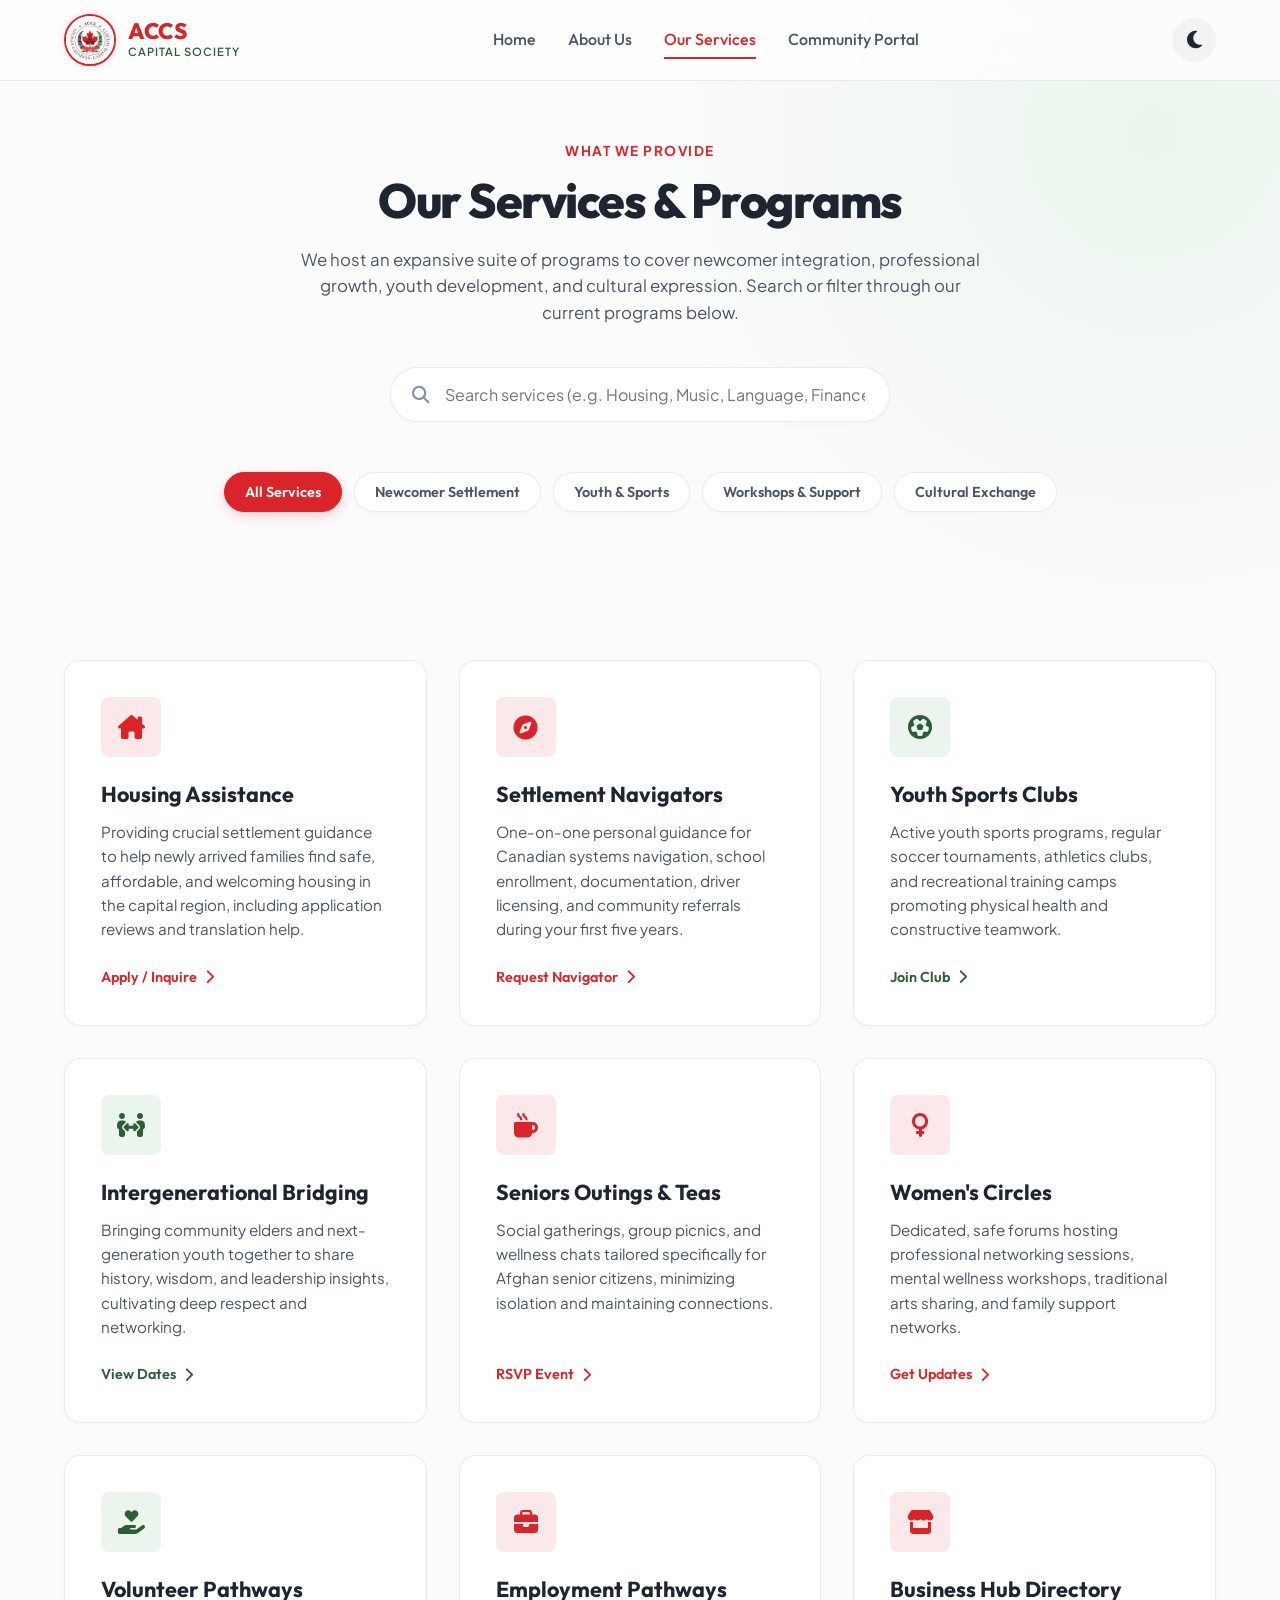
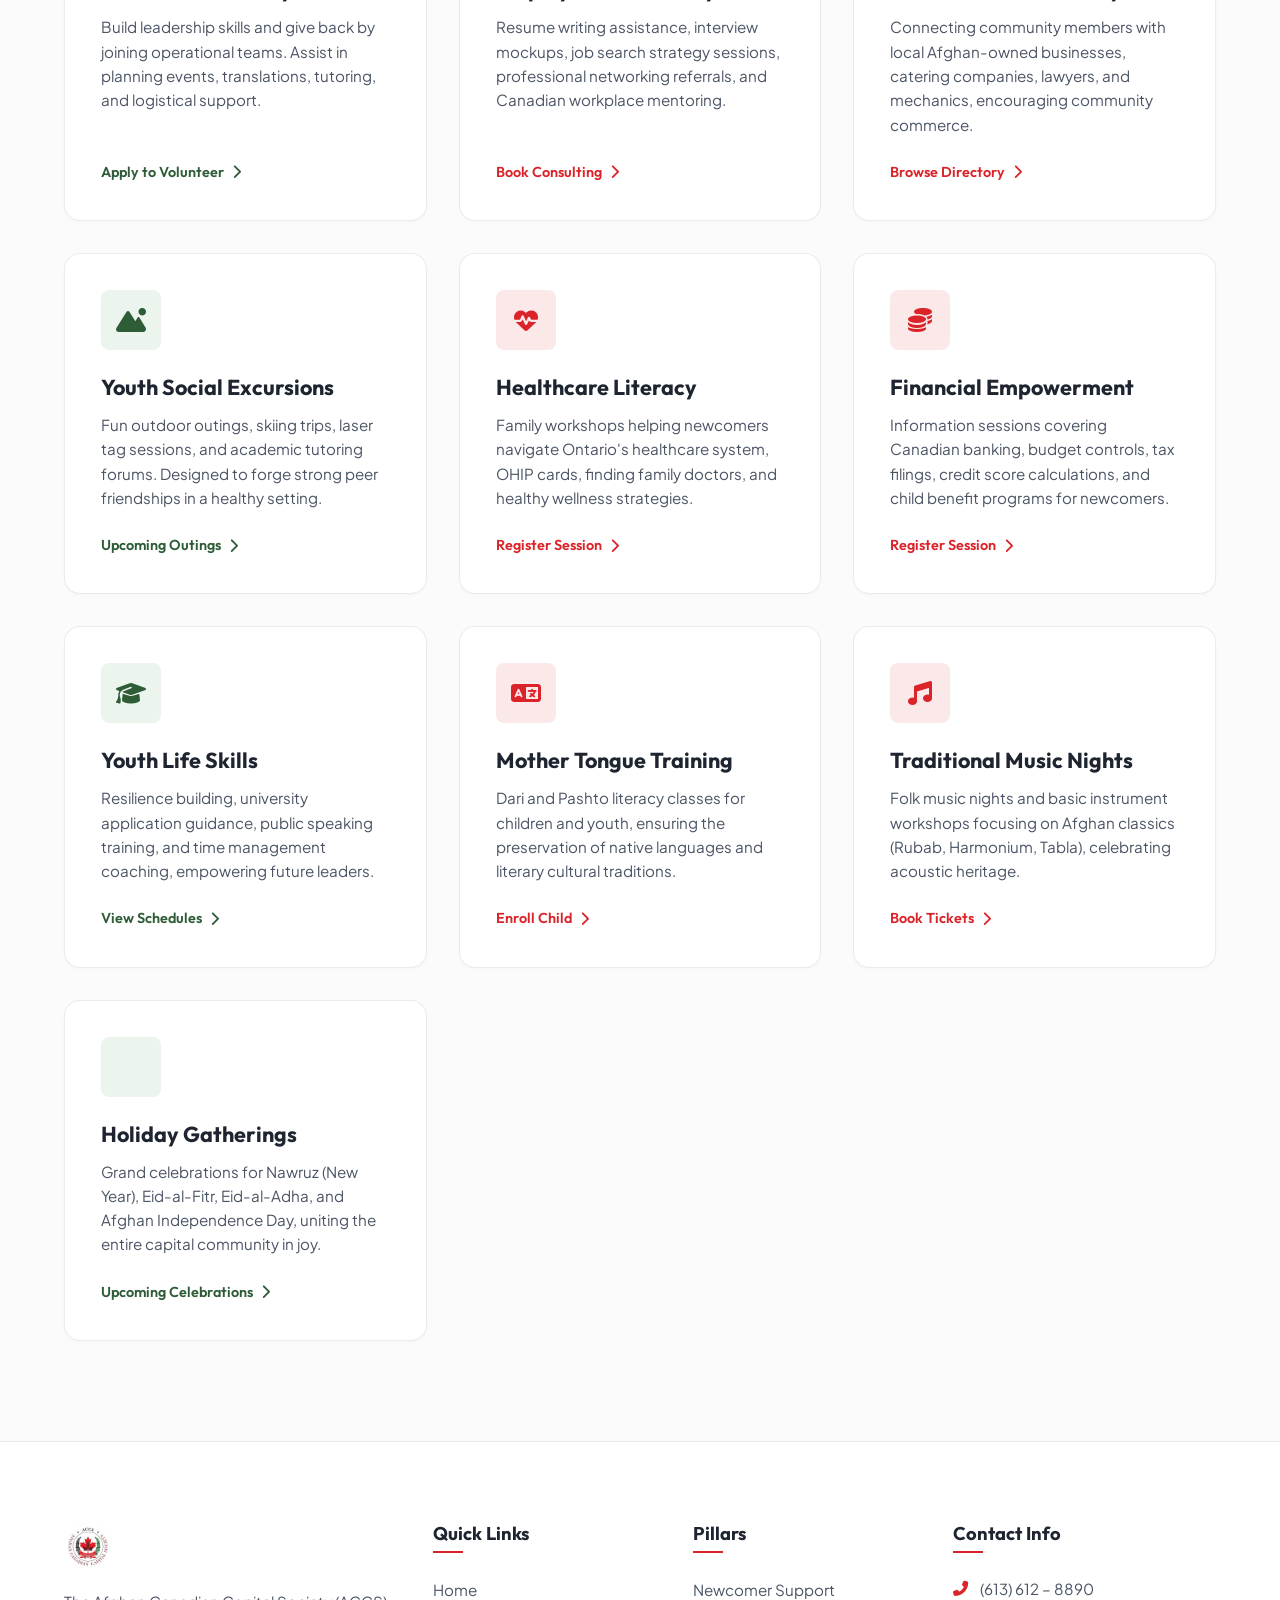
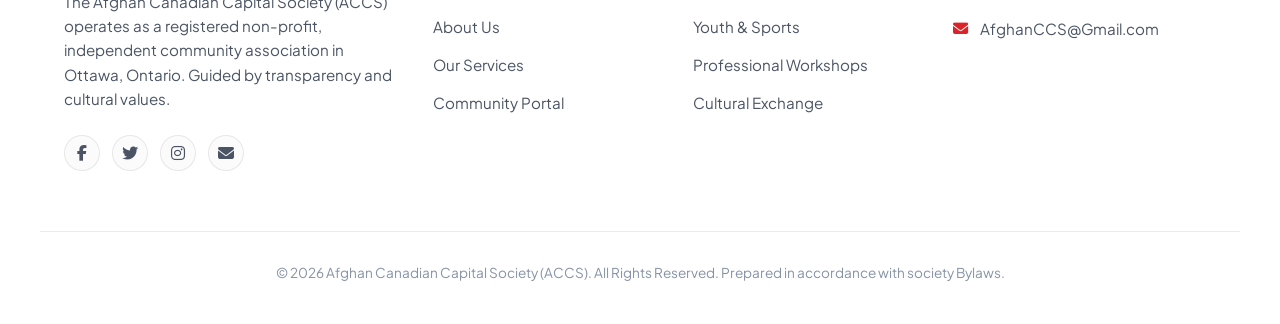
<file: services.html>
<!DOCTYPE html>
<html lang="en" data-theme="light">
<head>
  <meta charset="UTF-8">
  <meta name="viewport" content="width=device-width, initial-scale=1.0">
  <meta name="description" content="Explore the settlement, youth sports, professional workshops, and cultural services provided by the Afghan Canadian Capital Society (ACCS) in Ottawa.">
  <title>Our Services | Afghan Canadian Capital Society</title>
  <!-- CSS Stylesheet -->
  <link rel="stylesheet" href="style.css">
  <!-- FontAwesome Icons -->
  <link rel="stylesheet" href="https://cdnjs.cloudflare.com/ajax/libs/font-awesome/6.4.0/css/all.min.css">
</head>
<body>

  <!-- Translucent Navigation Header -->
  <header class="site-header scrolled" id="main-header">
    <div class="container nav-container">
      <a href="index.html" class="logo-wrapper" id="nav-logo-link">
        <img src="assets/logo.jpg" alt="ACCS Logo" id="header-logo-img">
        <div class="logo-text">
          <span class="logo-title">ACCS</span>
          <span class="logo-subtitle">Capital Society</span>
        </div>
      </a>
      
      <nav class="nav-menu" id="navigation-menu">
        <a href="index.html" class="nav-link" id="nav-home">Home</a>
        <a href="about.html" class="nav-link" id="nav-about">About Us</a>
        <a href="services.html" class="nav-link active" id="nav-services">Our Services</a>
        <a href="contact.html" class="nav-link" id="nav-portal">Community Portal</a>
      </nav>

      <div class="flex-center" style="gap: 16px;">
        <button class="theme-toggle flex-center" id="mode-toggle-btn" aria-label="Toggle Theme">
          <i class="fas fa-moon"></i>
          <i class="fas fa-sun"></i>
        </button>
        <button class="mobile-menu-toggle" id="menu-hamburger-btn" aria-label="Toggle Menu" aria-expanded="false">
          <i class="fas fa-bars"></i>
        </button>
      </div>
    </div>
  </header>

  <!-- Services Hero Section -->
  <section class="services-hero section-padding" style="padding-top: 140px; background: radial-gradient(circle at 90% 20%, var(--secondary-light) 0%, transparent 40%);">
    <div class="container">
      <div class="section-header fade-in-scroll visible" style="margin-bottom: 40px;">
        <span class="section-tag">What We Provide</span>
        <h1 class="hero-title" style="font-size: 3rem; margin-bottom: 20px; text-align: center;">Our Services & Programs</h1>
        <p class="section-desc" style="text-align: center; max-width: 750px; margin: 0 auto;">
          We host an expansive suite of programs to cover newcomer integration, professional growth, youth development, and cultural expression. Search or filter through our current programs below.
        </p>
      </div>

      <!-- Live Search Bar -->
      <div class="search-bar-container fade-in-scroll visible" id="search-component">
        <i class="fas fa-search"></i>
        <input type="text" class="search-input" placeholder="Search services (e.g. Housing, Music, Language, Finance...)" aria-label="Search Services">
      </div>

      <!-- Live Filter Pills -->
      <div class="filters-container fade-in-scroll visible" id="filter-component">
        <button class="filter-btn active" data-filter="all">All Services</button>
        <button class="filter-btn" data-filter="newcomers">Newcomer Settlement</button>
        <button class="filter-btn" data-filter="youth">Youth & Sports</button>
        <button class="filter-btn" data-filter="professional">Workshops & Support</button>
        <button class="filter-btn" data-filter="cultural">Cultural Exchange</button>
      </div>
    </div>
  </section>

  <!-- Services Dynamic Listing Grid -->
  <section class="services-grid-section" style="padding-bottom: 100px;">
    <div class="container">
      <!-- Grid Container -->
      <div class="grid grid-3" id="services-cards-wrapper">
        
        <!-- CARD 1: Newcomers - Housing -->
        <div class="service-card service-grid-card fade-in-scroll visible" data-category="newcomers" id="svc-housing">
          <div class="service-icon flex-center" style="background-color: var(--primary-light); color: var(--primary);">
            <i class="fas fa-house-chimney"></i>
          </div>
          <h3 class="service-card-title">Housing Assistance</h3>
          <p class="service-card-desc">Providing crucial settlement guidance to help newly arrived families find safe, affordable, and welcoming housing in the capital region, including application reviews and translation help.</p>
          <a href="contact.html?tab=general" class="service-card-link">Apply / Inquire <i class="fas fa-chevron-right"></i></a>
        </div>

        <!-- CARD 2: Newcomers - General Integration -->
        <div class="service-card service-grid-card fade-in-scroll visible" data-category="newcomers" id="svc-integration">
          <div class="service-icon flex-center" style="background-color: var(--primary-light); color: var(--primary);">
            <i class="fas fa-compass"></i>
          </div>
          <h3 class="service-card-title">Settlement Navigators</h3>
          <p class="service-card-desc">One-on-one personal guidance for Canadian systems navigation, school enrollment, documentation, driver licensing, and community referrals during your first five years.</p>
          <a href="contact.html?tab=general" class="service-card-link">Request Navigator <i class="fas fa-chevron-right"></i></a>
        </div>

        <!-- CARD 3: Youth - Sports -->
        <div class="service-card green-theme service-grid-card fade-in-scroll visible" data-category="youth" id="svc-youth-sports">
          <div class="service-icon flex-center">
            <i class="fas fa-futbol"></i>
          </div>
          <h3 class="service-card-title">Youth Sports Clubs</h3>
          <p class="service-card-desc">Active youth sports programs, regular soccer tournaments, athletics clubs, and recreational training camps promoting physical health and constructive teamwork.</p>
          <a href="contact.html?tab=volunteer" class="service-card-link">Join Club <i class="fas fa-chevron-right"></i></a>
        </div>

        <!-- CARD 4: Youth - Intergenerational Connect -->
        <div class="service-card green-theme service-grid-card fade-in-scroll visible" data-category="youth" id="svc-generations">
          <div class="service-icon flex-center">
            <i class="fas fa-people-arrows"></i>
          </div>
          <h3 class="service-card-title">Intergenerational Bridging</h3>
          <p class="service-card-desc">Bringing community elders and next-generation youth together to share history, wisdom, and leadership insights, cultivating deep respect and networking.</p>
          <a href="contact.html?tab=general" class="service-card-link">View Dates <i class="fas fa-chevron-right"></i></a>
        </div>

        <!-- CARD 5: Seniors Events -->
        <div class="service-card service-grid-card fade-in-scroll visible" data-category="youth" id="svc-seniors">
          <div class="service-icon flex-center" style="background-color: var(--primary-light); color: var(--primary);">
            <i class="fas fa-mug-hot"></i>
          </div>
          <h3 class="service-card-title">Seniors Outings & Teas</h3>
          <p class="service-card-desc">Social gatherings, group picnics, and wellness chats tailored specifically for Afghan senior citizens, minimizing isolation and maintaining connections.</p>
          <a href="contact.html?tab=general" class="service-card-link">RSVP Event <i class="fas fa-chevron-right"></i></a>
        </div>

        <!-- CARD 6: Women-Only Events -->
        <div class="service-card service-grid-card fade-in-scroll visible" data-category="professional" id="svc-women">
          <div class="service-icon flex-center" style="background-color: var(--primary-light); color: var(--primary);">
            <i class="fas fa-venus"></i>
          </div>
          <h3 class="service-card-title">Women's Circles</h3>
          <p class="service-card-desc">Dedicated, safe forums hosting professional networking sessions, mental wellness workshops, traditional arts sharing, and family support networks.</p>
          <a href="contact.html?tab=general" class="service-card-link">Get Updates <i class="fas fa-chevron-right"></i></a>
        </div>

        <!-- CARD 7: Volunteer Opportunities -->
        <div class="service-card green-theme service-grid-card fade-in-scroll visible" data-category="professional" id="svc-volunteer">
          <div class="service-icon flex-center">
            <i class="fas fa-hand-holding-heart"></i>
          </div>
          <h3 class="service-card-title">Volunteer Pathways</h3>
          <p class="service-card-desc">Build leadership skills and give back by joining operational teams. Assist in planning events, translations, tutoring, and logistical support.</p>
          <a href="contact.html?tab=volunteer" class="service-card-link">Apply to Volunteer <i class="fas fa-chevron-right"></i></a>
        </div>

        <!-- CARD 8: Professional - Employment Support -->
        <div class="service-card service-grid-card fade-in-scroll visible" data-category="professional" id="svc-employment">
          <div class="service-icon flex-center" style="background-color: var(--primary-light); color: var(--primary);">
            <i class="fas fa-briefcase"></i>
          </div>
          <h3 class="service-card-title">Employment Pathways</h3>
          <p class="service-card-desc">Resume writing assistance, interview mockups, job search strategy sessions, professional networking referrals, and Canadian workplace mentoring.</p>
          <a href="contact.html?tab=general" class="service-card-link">Book Consulting <i class="fas fa-chevron-right"></i></a>
        </div>

        <!-- CARD 9: Afghan Business Directories -->
        <div class="service-card service-grid-card fade-in-scroll visible" data-category="professional" id="svc-directory">
          <div class="service-icon flex-center" style="background-color: var(--primary-light); color: var(--primary);">
            <i class="fas fa-store"></i>
          </div>
          <h3 class="service-card-title">Business Hub Directory</h3>
          <p class="service-card-desc">Connecting community members with local Afghan-owned businesses, catering companies, lawyers, and mechanics, encouraging community commerce.</p>
          <a href="contact.html?tab=general" class="service-card-link">Browse Directory <i class="fas fa-chevron-right"></i></a>
        </div>

        <!-- CARD 10: Youth - Social Outings -->
        <div class="service-card green-theme service-grid-card fade-in-scroll visible" data-category="youth" id="svc-youth-outings">
          <div class="service-icon flex-center">
            <i class="fas fa-mountain-sun"></i>
          </div>
          <h3 class="service-card-title">Youth Social Excursions</h3>
          <p class="service-card-desc">Fun outdoor outings, skiing trips, laser tag sessions, and academic tutoring forums. Designed to forge strong peer friendships in a healthy setting.</p>
          <a href="contact.html?tab=general" class="service-card-link">Upcoming Outings <i class="fas fa-chevron-right"></i></a>
        </div>

        <!-- CARD 11: Family Healthcare Workshops -->
        <div class="service-card service-grid-card fade-in-scroll visible" data-category="professional" id="svc-healthcare">
          <div class="service-icon flex-center" style="background-color: var(--primary-light); color: var(--primary);">
            <i class="fas fa-heartbeat"></i>
          </div>
          <h3 class="service-card-title">Healthcare Literacy</h3>
          <p class="service-card-desc">Family workshops helping newcomers navigate Ontario's healthcare system, OHIP cards, finding family doctors, and healthy wellness strategies.</p>
          <a href="contact.html?tab=general" class="service-card-link">Register Session <i class="fas fa-chevron-right"></i></a>
        </div>

        <!-- CARD 12: Financial Information Sessions -->
        <div class="service-card service-grid-card fade-in-scroll visible" data-category="professional" id="svc-finance">
          <div class="service-icon flex-center" style="background-color: var(--primary-light); color: var(--primary);">
            <i class="fas fa-coins"></i>
          </div>
          <h3 class="service-card-title">Financial Empowerment</h3>
          <p class="service-card-desc">Information sessions covering Canadian banking, budget controls, tax filings, credit score calculations, and child benefit programs for newcomers.</p>
          <a href="contact.html?tab=general" class="service-card-link">Register Session <i class="fas fa-chevron-right"></i></a>
        </div>

        <!-- CARD 13: Youth - Life Skills Workshops -->
        <div class="service-card green-theme service-grid-card fade-in-scroll visible" data-category="youth" id="svc-life-skills">
          <div class="service-icon flex-center">
            <i class="fas fa-graduation-cap"></i>
          </div>
          <h3 class="service-card-title">Youth Life Skills</h3>
          <p class="service-card-desc">Resilience building, university application guidance, public speaking training, and time management coaching, empowering future leaders.</p>
          <a href="contact.html?tab=general" class="service-card-link">View Schedules <i class="fas fa-chevron-right"></i></a>
        </div>

        <!-- CARD 14: Cultural - Mother Tongue Training -->
        <div class="service-card service-grid-card fade-in-scroll visible" data-category="cultural" id="svc-language">
          <div class="service-icon flex-center" style="background-color: var(--primary-light); color: var(--primary);">
            <i class="fas fa-language"></i>
          </div>
          <h3 class="service-card-title">Mother Tongue Training</h3>
          <p class="service-card-desc">Dari and Pashto literacy classes for children and youth, ensuring the preservation of native languages and literary cultural traditions.</p>
          <a href="contact.html?tab=general" class="service-card-link">Enroll Child <i class="fas fa-chevron-right"></i></a>
        </div>

        <!-- CARD 15: Cultural - Music Evenings -->
        <div class="service-card service-grid-card fade-in-scroll visible" data-category="cultural" id="svc-music">
          <div class="service-icon flex-center" style="background-color: var(--primary-light); color: var(--primary);">
            <i class="fas fa-music"></i>
          </div>
          <h3 class="service-card-title">Traditional Music Nights</h3>
          <p class="service-card-desc">Folk music nights and basic instrument workshops focusing on Afghan classics (Rubab, Harmonium, Tabla), celebrating acoustic heritage.</p>
          <a href="contact.html?tab=general" class="service-card-link">Book Tickets <i class="fas fa-chevron-right"></i></a>
        </div>

        <!-- CARD 16: Cultural - Holiday Celebrations -->
        <div class="service-card green-theme service-grid-card fade-in-scroll visible" data-category="cultural" id="svc-holidays">
          <div class="service-icon flex-center">
            <i class="fas fa-calendar-star"></i>
          </div>
          <h3 class="service-card-title">Holiday Gatherings</h3>
          <p class="service-card-desc">Grand celebrations for Nawruz (New Year), Eid-al-Fitr, Eid-al-Adha, and Afghan Independence Day, uniting the entire capital community in joy.</p>
          <a href="contact.html?tab=general" class="service-card-link">Upcoming Celebrations <i class="fas fa-chevron-right"></i></a>
        </div>

      </div>

      <!-- No Results Message -->
      <div id="no-results-message" style="display: none; text-align: center; padding: 60px 20px; font-family: var(--font-header);">
        <i class="fas fa-search-minus" style="font-size: 3rem; color: var(--text-muted); margin-bottom: 20px;"></i>
        <h3 style="font-size: 1.5rem; margin-bottom: 8px;">No matching services found</h3>
        <p style="color: var(--text-secondary);">Try refining your search query or choosing another category above.</p>
      </div>
    </div>
  </section>

  <!-- Success Modal for Interactive Forms -->
  <div class="modal-overlay flex-center" id="success-modal">
    <div class="modal-content" id="success-modal-content">
      <div class="modal-icon flex-center" id="success-modal-icon">
        <i class="fas fa-check"></i>
      </div>
      <h3 class="modal-title" id="modal-display-title">Submission Confirmed!</h3>
      <p class="modal-text" id="modal-display-text">Thank you. Your request has been securely processed.</p>
      <button class="btn btn-primary" id="modal-close-btn" style="width: 100%;">Continue</button>
    </div>
  </div>

  <!-- Footer Section -->
  <footer class="site-footer" id="main-footer">
    <div class="container footer-grid">
      <div class="footer-about">
        <img src="assets/logo.jpg" alt="ACCS Logo" id="footer-logo-img">
        <p>The Afghan Canadian Capital Society (ACCS) operates as a registered non-profit, independent community association in Ottawa, Ontario. Guided by transparency and cultural values.</p>
        <div class="social-links">
          <a href="https://facebook.com" class="social-link flex-center" target="_blank" aria-label="Facebook"><i class="fab fa-facebook-f"></i></a>
          <a href="https://twitter.com" class="social-link flex-center" target="_blank" aria-label="Twitter"><i class="fab fa-twitter"></i></a>
          <a href="https://instagram.com" class="social-link flex-center" target="_blank" aria-label="Instagram"><i class="fab fa-instagram"></i></a>
          <a href="mailto:AfghanCCS@Gmail.com" class="social-link flex-center" aria-label="Email"><i class="fas fa-envelope"></i></a>
        </div>
      </div>
      
      <div class="footer-column">
        <h3>Quick Links</h3>
        <ul class="footer-links">
          <li><a href="index.html" id="footer-link-home">Home</a></li>
          <li><a href="about.html" id="footer-link-about">About Us</a></li>
          <li><a href="services.html" id="footer-link-services">Our Services</a></li>
          <li><a href="contact.html" id="footer-link-portal">Community Portal</a></li>
        </ul>
      </div>

      <div class="footer-column">
        <h3>Pillars</h3>
        <ul class="footer-links">
          <li><a href="services.html?filter=newcomers" id="footer-pillar-newcomers">Newcomer Support</a></li>
          <li><a href="services.html?filter=youth" id="footer-pillar-youth">Youth & Sports</a></li>
          <li><a href="services.html?filter=professional" id="footer-pillar-prof">Professional Workshops</a></li>
          <li><a href="services.html?filter=cultural" id="footer-pillar-culture">Cultural Exchange</a></li>
        </ul>
      </div>

      <div class="footer-column">
        <h3>Contact Info</h3>
        <ul class="footer-contact">
          <li>
            <i class="fas fa-phone-alt"></i>
            <span>(613) 612 – 8890</span>
          </li>
          <li>
            <i class="fas fa-envelope"></i>
            <span>AfghanCCS@Gmail.com</span>
          </li>
        </ul>
      </div>
    </div>
    
    <div class="container footer-bottom">
      <p>&copy; 2026 Afghan Canadian Capital Society (ACCS). All Rights Reserved. Prepared in accordance with society Bylaws.</p>
    </div>
  </footer>

  <!-- Scripts -->
  <script src="main.js"></script>
</body>
</html>
</file>
<file: style.css>
/* 
 * Afghan Canadian Capital Society (ACCS) - Master Stylesheet
 * Elegant, Modern, High-End Design System
 */

@import url('https://fonts.googleapis.com/css2?family=Outfit:wght@300;400;500;600;700;800&family=Plus+Jakarta+Sans:wght@300;400;500;600;700&display=swap');

:root {
  /* Colors - Light Mode Default */
  --primary-h: 358;
  --primary-s: 72%;
  --primary-l: 50%;
  --primary: hsl(var(--primary-h), var(--primary-s), var(--primary-l)); /* #db2429 */
  --primary-light: hsl(var(--primary-h), var(--primary-s), 95%);
  --primary-hover: hsl(var(--primary-h), var(--primary-s), 42%);
  
  --secondary-h: 132;
  --secondary-s: 33%;
  --secondary-l: 27%;
  --secondary: hsl(var(--secondary-h), var(--secondary-s), var(--secondary-l)); /* #2f5d38 */
  --secondary-light: hsl(var(--secondary-h), var(--secondary-s), 94%);
  --secondary-hover: hsl(var(--secondary-h), var(--secondary-s), 18%);
  
  --accent-gold: #e5a934;
  --accent-gold-rgb: 229, 169, 52;
  --accent-sage: #5c9c6f;
  
  /* Neutrals - Light Mode */
  --bg-primary: #fbfbfc;
  --bg-secondary: #ffffff;
  --bg-tertiary: #f1f3f5;
  --bg-translucent: rgba(255, 255, 255, 0.75);
  --text-primary: #1e2530;
  --text-secondary: #4a5464;
  --text-muted: #8692a6;
  --border-color: rgba(0, 0, 0, 0.08);
  --border-glow: rgba(219, 36, 41, 0.15);
  
  /* Shadows & Blurs */
  --shadow-sm: 0 2px 4px rgba(0, 0, 0, 0.02);
  --shadow-md: 0 10px 30px rgba(0, 0, 0, 0.04);
  --shadow-lg: 0 20px 40px rgba(0, 0, 0, 0.08);
  --shadow-inset: inset 0 2px 4px rgba(0, 0, 0, 0.05);
  --blur-amount: blur(16px);
  --radius-sm: 8px;
  --radius-md: 16px;
  --radius-lg: 24px;
  --radius-xl: 32px;
  
  /* Animation */
  --transition-fast: 0.2s cubic-bezier(0.4, 0, 0.2, 1);
  --transition-normal: 0.35s cubic-bezier(0.4, 0, 0.2, 1);
  --transition-slow: 0.6s cubic-bezier(0.4, 0, 0.2, 1);
  
  /* Font Family */
  --font-header: 'Outfit', sans-serif;
  --font-body: 'Plus Jakarta Sans', sans-serif;
}

[data-theme="dark"] {
  /* Neutrals - Dark Mode */
  --bg-primary: #0a0e14;
  --bg-secondary: #121822;
  --bg-tertiary: #19212f;
  --bg-translucent: rgba(18, 24, 34, 0.75);
  --text-primary: #f3f4f6;
  --text-secondary: #abb2bf;
  --text-muted: #677182;
  --border-color: rgba(255, 255, 255, 0.06);
  --border-glow: rgba(219, 36, 41, 0.3);
  
  --primary-light: rgba(219, 36, 41, 0.15);
  --secondary-light: rgba(47, 93, 56, 0.15);
  
  --shadow-sm: 0 2px 4px rgba(0, 0, 0, 0.2);
  --shadow-md: 0 10px 30px rgba(0, 0, 0, 0.4);
  --shadow-lg: 0 20px 40px rgba(0, 0, 0, 0.5);
}

/* Global Reset */
* {
  box-sizing: border-box;
  margin: 0;
  padding: 0;
  scroll-behavior: smooth;
}

body {
  background-color: var(--bg-primary);
  color: var(--text-primary);
  font-family: var(--font-body);
  line-height: 1.6;
  overflow-x: hidden;
  transition: background-color var(--transition-normal), color var(--transition-normal);
}

h1, h2, h3, h4, h5, h6 {
  font-family: var(--font-header);
  color: var(--text-primary);
  font-weight: 700;
  line-height: 1.25;
}

a {
  text-decoration: none;
  color: inherit;
  transition: color var(--transition-fast);
}

ul {
  list-style: none;
}

img {
  max-width: 100%;
  height: auto;
  display: block;
}

button, input, textarea, select {
  font-family: inherit;
  font-size: inherit;
  outline: none;
  border: none;
}

/* Scrollbar Customization */
::-webkit-scrollbar {
  width: 10px;
}

::-webkit-scrollbar-track {
  background: var(--bg-primary);
}

::-webkit-scrollbar-thumb {
  background: var(--border-color);
  border-radius: 5px;
  border: 2px solid var(--bg-primary);
}

::-webkit-scrollbar-thumb:hover {
  background: var(--text-muted);
}

/* Layout Utilities */
.container {
  width: 100%;
  max-width: 1200px;
  margin: 0 auto;
  padding: 0 24px;
}

.grid {
  display: grid;
  gap: 32px;
}

.grid-2 {
  grid-template-columns: repeat(auto-fit, minmax(320px, 1fr));
}

.grid-3 {
  grid-template-columns: repeat(auto-fit, minmax(280px, 1fr));
}

.grid-4 {
  grid-template-columns: repeat(auto-fit, minmax(220px, 1fr));
}

.flex-center {
  display: flex;
  align-items: center;
  justify-content: center;
}

.flex-between {
  display: flex;
  align-items: center;
  justify-content: space-between;
}

.section-padding {
  padding: 100px 0;
}

@media (max-width: 768px) {
  .section-padding {
    padding: 60px 0;
  }
}

/* Header & Navigation Styles */
header.site-header {
  position: fixed;
  top: 0;
  left: 0;
  width: 100%;
  z-index: 1000;
  background-color: var(--bg-translucent);
  backdrop-filter: var(--blur-amount);
  -webkit-backdrop-filter: var(--blur-amount);
  border-bottom: 1px solid var(--border-color);
  transition: background-color var(--transition-normal), transform var(--transition-normal);
}

header.site-header.scrolled {
  box-shadow: var(--shadow-md);
}

.nav-container {
  height: 80px;
  display: flex;
  align-items: center;
  justify-content: space-between;
}

.logo-wrapper {
  display: flex;
  align-items: center;
  gap: 12px;
}

.logo-wrapper img {
  height: 52px;
  width: auto;
  border-radius: 50%;
  border: 2px solid var(--primary);
  box-shadow: 0 0 10px var(--border-glow);
}

.logo-text {
  display: flex;
  flex-direction: column;
}

.logo-title {
  font-family: var(--font-header);
  font-size: 1.4rem;
  font-weight: 800;
  letter-spacing: -0.5px;
  color: var(--primary);
  line-height: 1.1;
}

.logo-subtitle {
  font-size: 0.7rem;
  font-weight: 600;
  text-transform: uppercase;
  letter-spacing: 1px;
  color: var(--secondary);
}

.nav-menu {
  display: flex;
  align-items: center;
  gap: 32px;
}

.nav-link {
  font-family: var(--font-header);
  font-weight: 500;
  font-size: 1rem;
  color: var(--text-secondary);
  position: relative;
  padding: 6px 0;
}

.nav-link:hover, .nav-link.active {
  color: var(--primary);
}

.nav-link::after {
  content: '';
  position: absolute;
  bottom: 0;
  left: 0;
  width: 0;
  height: 2px;
  background-color: var(--primary);
  transition: width var(--transition-fast);
}

.nav-link:hover::after, .nav-link.active::after {
  width: 100%;
}

/* Theme Toggle Button */
.theme-toggle {
  background: var(--bg-tertiary);
  width: 44px;
  height: 44px;
  border-radius: 50%;
  cursor: pointer;
  color: var(--text-primary);
  transition: background var(--transition-fast), transform var(--transition-fast);
}

.theme-toggle:hover {
  background: var(--border-color);
  transform: scale(1.05);
}

.theme-toggle i {
  font-size: 1.25rem;
}

.theme-toggle .fa-sun {
  display: none;
}

[data-theme="dark"] .theme-toggle .fa-sun {
  display: block;
}

[data-theme="dark"] .theme-toggle .fa-moon {
  display: none;
}

/* Mobile Menu Button */
.mobile-menu-toggle {
  display: none;
  background: none;
  font-size: 1.5rem;
  color: var(--text-primary);
  cursor: pointer;
}

@media (max-width: 992px) {
  .mobile-menu-toggle {
    display: block;
  }
  
  .nav-menu {
    position: fixed;
    top: 80px;
    right: -100%;
    width: 280px;
    height: calc(100vh - 80px);
    background-color: var(--bg-secondary);
    border-left: 1px solid var(--border-color);
    flex-direction: column;
    align-items: flex-start;
    padding: 40px 30px;
    gap: 24px;
    transition: right var(--transition-normal);
    box-shadow: var(--shadow-lg);
  }
  
  .nav-menu.active {
    right: 0;
  }
  
  .nav-link {
    font-size: 1.1rem;
    width: 100%;
  }
}

/* Buttons Styles */
.btn {
  display: inline-flex;
  align-items: center;
  gap: 10px;
  padding: 14px 28px;
  border-radius: var(--radius-md);
  font-family: var(--font-header);
  font-weight: 600;
  font-size: 0.95rem;
  cursor: pointer;
  transition: transform var(--transition-fast), box-shadow var(--transition-fast), background var(--transition-fast), color var(--transition-fast);
}

.btn-primary {
  background-color: var(--primary);
  color: #ffffff;
  box-shadow: 0 4px 15px rgba(219, 36, 41, 0.2);
}

.btn-primary:hover {
  background-color: var(--primary-hover);
  box-shadow: 0 6px 20px rgba(219, 36, 41, 0.35);
  transform: translateY(-2px);
}

.btn-secondary {
  background-color: var(--secondary);
  color: #ffffff;
  box-shadow: 0 4px 15px rgba(47, 93, 56, 0.2);
}

.btn-secondary:hover {
  background-color: var(--secondary-hover);
  box-shadow: 0 6px 20px rgba(47, 93, 56, 0.35);
  transform: translateY(-2px);
}

.btn-outline {
  background-color: transparent;
  color: var(--text-primary);
  border: 2px solid var(--border-color);
}

.btn-outline:hover {
  border-color: var(--primary);
  color: var(--primary);
  background-color: var(--primary-light);
  transform: translateY(-2px);
}

/* Hero Section */
.hero-section {
  position: relative;
  min-height: 100vh;
  padding-top: 120px;
  display: flex;
  align-items: center;
  overflow: hidden;
  background: radial-gradient(circle at 10% 20%, var(--primary-light) 0%, transparent 40%),
              radial-gradient(circle at 90% 80%, var(--secondary-light) 0%, transparent 40%);
}

.hero-grid {
  display: grid;
  grid-template-columns: 1.1fr 0.9fr;
  align-items: center;
  gap: 60px;
}

@media (max-width: 992px) {
  .hero-section {
    min-height: auto;
    padding: 140px 0 80px 0;
  }
  .hero-grid {
    grid-template-columns: 1fr;
    gap: 40px;
    text-align: center;
  }
}

.hero-tagline {
  display: inline-flex;
  align-items: center;
  gap: 8px;
  background: var(--bg-secondary);
  border: 1px solid var(--border-color);
  padding: 8px 16px;
  border-radius: 100px;
  font-size: 0.85rem;
  font-weight: 600;
  color: var(--primary);
  margin-bottom: 24px;
  box-shadow: var(--shadow-sm);
}

.hero-tagline i {
  color: var(--accent-gold);
}

.hero-title {
  font-size: 3.5rem;
  font-weight: 800;
  letter-spacing: -1.5px;
  line-height: 1.1;
  margin-bottom: 24px;
}

.hero-title span.accent-red {
  color: var(--primary);
}

.hero-title span.accent-green {
  color: var(--secondary);
}

.hero-desc {
  font-size: 1.15rem;
  color: var(--text-secondary);
  margin-bottom: 40px;
  max-width: 600px;
}

@media (max-width: 992px) {
  .hero-desc {
    margin-left: auto;
    margin-right: auto;
  }
}

.hero-cta {
  display: flex;
  gap: 16px;
}

@media (max-width: 576px) {
  .hero-cta {
    flex-direction: column;
    gap: 12px;
  }
}

.hero-image-container {
  position: relative;
}

.hero-img-backdrop {
  position: absolute;
  top: -10%;
  left: -10%;
  width: 120%;
  height: 120%;
  background: radial-gradient(circle, var(--border-glow) 0%, transparent 70%);
  z-index: -1;
}

.hero-image-container img {
  border-radius: var(--radius-lg);
  box-shadow: var(--shadow-lg);
  border: 1px solid var(--border-color);
  transform: perspective(1000px) rotateY(-5deg) rotateX(5deg);
  transition: transform var(--transition-slow);
}

.hero-image-container:hover img {
  transform: perspective(1000px) rotateY(0deg) rotateX(0deg);
}

/* Calligraphy Quote Card */
.quote-container {
  margin: -60px 0 100px 0;
  position: relative;
  z-index: 10;
}

@media (max-width: 768px) {
  .quote-container {
    margin: -30px 0 60px 0;
  }
}

.quote-card {
  background: var(--bg-secondary);
  border: 1px solid var(--border-color);
  border-radius: var(--radius-lg);
  padding: 40px;
  text-align: center;
  box-shadow: var(--shadow-md);
  position: relative;
  overflow: hidden;
  background-image: radial-gradient(circle at 100% 100%, var(--primary-light) 0%, transparent 15%),
                    radial-gradient(circle at 0% 0%, var(--secondary-light) 0%, transparent 15%);
}

.quote-card::before {
  content: "“";
  position: absolute;
  top: 10px;
  left: 30px;
  font-family: var(--font-header);
  font-size: 8rem;
  font-weight: 800;
  color: var(--primary-light);
  line-height: 1;
}

.quote-text {
  font-family: var(--font-header);
  font-size: 1.8rem;
  font-weight: 600;
  font-style: italic;
  color: var(--text-primary);
  margin-bottom: 12px;
  position: relative;
}

.quote-author {
  font-size: 0.95rem;
  font-weight: 600;
  color: var(--secondary);
  text-transform: uppercase;
  letter-spacing: 1px;
}

.quote-subtext {
  font-size: 0.85rem;
  color: var(--text-muted);
  margin-top: 4px;
}

/* Section Header Styles */
.section-header {
  text-align: center;
  max-width: 700px;
  margin: 0 auto 60px auto;
}

.section-tag {
  font-size: 0.85rem;
  font-weight: 700;
  text-transform: uppercase;
  color: var(--primary);
  letter-spacing: 1.5px;
  margin-bottom: 12px;
  display: block;
}

.section-title {
  font-size: 2.5rem;
  font-weight: 800;
  letter-spacing: -1px;
  margin-bottom: 20px;
}

.section-desc {
  font-size: 1.05rem;
  color: var(--text-secondary);
}

/* Services Feature Grid */
.service-card {
  background: var(--bg-secondary);
  border: 1px solid var(--border-color);
  border-radius: var(--radius-md);
  padding: 36px;
  transition: transform var(--transition-normal), box-shadow var(--transition-normal), border-color var(--transition-normal);
  position: relative;
  overflow: hidden;
  box-shadow: var(--shadow-sm);
  display: flex;
  flex-direction: column;
  height: 100%;
}

.service-card::after {
  content: '';
  position: absolute;
  bottom: 0;
  left: 0;
  width: 100%;
  height: 4px;
  background: linear-gradient(90deg, var(--primary), var(--secondary));
  opacity: 0;
  transition: opacity var(--transition-fast);
}

.service-card:hover {
  transform: translateY(-8px);
  box-shadow: var(--shadow-lg);
  border-color: var(--border-glow);
}

.service-card:hover::after {
  opacity: 1;
}

.service-icon {
  width: 60px;
  height: 60px;
  background: var(--primary-light);
  border-radius: var(--radius-sm);
  color: var(--primary);
  font-size: 1.5rem;
  margin-bottom: 24px;
  transition: transform var(--transition-normal), background var(--transition-normal);
}

.service-card:hover .service-icon {
  transform: scale(1.1) rotate(5deg);
  background: var(--primary);
  color: #ffffff;
}

.service-card.green-theme .service-icon {
  background: var(--secondary-light);
  color: var(--secondary);
}

.service-card.green-theme:hover .service-icon {
  background: var(--secondary);
  color: #ffffff;
}

.service-card-title {
  font-size: 1.35rem;
  font-weight: 700;
  margin-bottom: 12px;
}

.service-card-desc {
  color: var(--text-secondary);
  font-size: 0.95rem;
  margin-bottom: 24px;
  flex-grow: 1;
}

.service-card-link {
  display: inline-flex;
  align-items: center;
  gap: 8px;
  font-family: var(--font-header);
  font-weight: 600;
  font-size: 0.9rem;
  color: var(--primary);
}

.service-card.green-theme .service-card-link {
  color: var(--secondary);
}

.service-card-link i {
  transition: transform var(--transition-fast);
}

.service-card:hover .service-card-link i {
  transform: translateX(4px);
}

/* Impact Statistics Counters */
.stats-section {
  background-color: var(--bg-secondary);
  border-top: 1px solid var(--border-color);
  border-bottom: 1px solid var(--border-color);
  padding: 60px 0;
}

.stats-grid {
  display: grid;
  grid-template-columns: repeat(auto-fit, minmax(200px, 1fr));
  gap: 40px;
  text-align: center;
}

.stat-item {
  position: relative;
}

.stat-item:not(:last-child)::after {
  content: '';
  position: absolute;
  right: -20px;
  top: 15%;
  height: 70%;
  width: 1px;
  background-color: var(--border-color);
}

@media (max-width: 768px) {
  .stat-item:not(:last-child)::after {
    display: none;
  }
}

.stat-number {
  font-family: var(--font-header);
  font-size: 3.5rem;
  font-weight: 800;
  color: var(--primary);
  line-height: 1;
  margin-bottom: 8px;
}

.stat-item.green-theme .stat-number {
  color: var(--secondary);
}

.stat-label {
  font-size: 0.95rem;
  font-weight: 600;
  text-transform: uppercase;
  letter-spacing: 0.5px;
  color: var(--text-secondary);
}

/* Dynamic Interactive Services Filters */
.filters-container {
  display: flex;
  justify-content: center;
  flex-wrap: wrap;
  gap: 12px;
  margin-bottom: 48px;
}

.filter-btn {
  padding: 10px 20px;
  background: var(--bg-secondary);
  border: 1px solid var(--border-color);
  border-radius: 100px;
  font-family: var(--font-header);
  font-weight: 600;
  font-size: 0.9rem;
  color: var(--text-secondary);
  cursor: pointer;
  transition: all var(--transition-fast);
  box-shadow: var(--shadow-sm);
}

.filter-btn:hover {
  background: var(--bg-tertiary);
  color: var(--text-primary);
  transform: translateY(-1px);
}

.filter-btn.active {
  background: var(--primary);
  color: #ffffff;
  border-color: var(--primary);
  box-shadow: 0 4px 12px rgba(219, 36, 41, 0.2);
}

.filter-btn.active.green-theme {
  background: var(--secondary);
  border-color: var(--secondary);
  box-shadow: 0 4px 12px rgba(47, 93, 56, 0.2);
}

.search-bar-container {
  max-width: 500px;
  margin: 0 auto 50px auto;
  position: relative;
}

.search-input {
  width: 100%;
  padding: 16px 24px 16px 54px;
  border-radius: 100px;
  background: var(--bg-secondary);
  border: 1px solid var(--border-color);
  color: var(--text-primary);
  box-shadow: var(--shadow-sm);
  transition: all var(--transition-fast);
}

.search-input:focus {
  border-color: var(--primary);
  box-shadow: 0 0 0 4px var(--border-glow);
}

.search-bar-container i {
  position: absolute;
  left: 22px;
  top: 50%;
  transform: translateY(-50%);
  color: var(--text-muted);
  font-size: 1.1rem;
}

/* About/Governance Tree Structure */
.org-tree-section {
  background: var(--bg-secondary);
  border-radius: var(--radius-lg);
  padding: 60px 40px;
  box-shadow: var(--shadow-md);
  border: 1px solid var(--border-color);
  margin-top: 40px;
}

@media (max-width: 768px) {
  .org-tree-section {
    padding: 40px 20px;
  }
}

.tree-node {
  background: var(--bg-primary);
  border: 1px solid var(--border-color);
  border-radius: var(--radius-md);
  padding: 24px;
  text-align: center;
  position: relative;
  transition: all var(--transition-normal);
}

.tree-node:hover {
  transform: translateY(-4px);
  box-shadow: var(--shadow-md);
  border-color: var(--primary);
}

.tree-node.secondary-node:hover {
  border-color: var(--secondary);
}

.tree-title {
  font-family: var(--font-header);
  font-size: 1.25rem;
  font-weight: 700;
  margin-bottom: 8px;
  color: var(--primary);
}

.tree-node.secondary-node .tree-title {
  color: var(--secondary);
}

.tree-desc {
  font-size: 0.9rem;
  color: var(--text-secondary);
}

.tree-connector {
  width: 2px;
  height: 40px;
  background-color: var(--border-color);
  margin: 0 auto;
}

.tree-row {
  display: grid;
  grid-template-columns: repeat(auto-fit, minmax(220px, 1fr));
  gap: 24px;
}

/* Multi-tab interactive Portal Forms */
.portal-tabs {
  display: flex;
  border-bottom: 2px solid var(--border-color);
  margin-bottom: 40px;
  overflow-x: auto;
  gap: 8px;
}

.tab-btn {
  padding: 16px 24px;
  background: none;
  font-family: var(--font-header);
  font-weight: 600;
  font-size: 1.05rem;
  color: var(--text-muted);
  cursor: pointer;
  position: relative;
  white-space: nowrap;
  transition: color var(--transition-fast);
}

.tab-btn:hover {
  color: var(--primary);
}

.tab-btn.active {
  color: var(--primary);
}

.tab-btn::after {
  content: '';
  position: absolute;
  bottom: -2px;
  left: 0;
  width: 0;
  height: 2px;
  background-color: var(--primary);
  transition: width var(--transition-fast);
}

.tab-btn.active::after {
  width: 100%;
}

.portal-form-pane {
  display: none;
}

.portal-form-pane.active {
  display: block;
  animation: fadeIn var(--transition-normal) forwards;
}

/* Forms Styling */
.form-card {
  background: var(--bg-secondary);
  border: 1px solid var(--border-color);
  border-radius: var(--radius-lg);
  padding: 48px;
  box-shadow: var(--shadow-md);
}

@media (max-width: 768px) {
  .form-card {
    padding: 30px 20px;
  }
}

.form-row {
  display: grid;
  grid-template-columns: 1fr 1fr;
  gap: 24px;
  margin-bottom: 24px;
}

@media (max-width: 768px) {
  .form-row {
    grid-template-columns: 1fr;
    gap: 20px;
    margin-bottom: 20px;
  }
}

.form-group {
  display: flex;
  flex-direction: column;
  gap: 8px;
  margin-bottom: 24px;
}

.form-group.full-width {
  grid-column: 1 / -1;
}

.form-label {
  font-size: 0.9rem;
  font-weight: 600;
  color: var(--text-secondary);
}

.form-input {
  width: 100%;
  padding: 14px 20px;
  border-radius: var(--radius-sm);
  background: var(--bg-primary);
  border: 1px solid var(--border-color);
  color: var(--text-primary);
  transition: all var(--transition-fast);
}

.form-input:focus {
  border-color: var(--primary);
  background: var(--bg-secondary);
  box-shadow: 0 0 0 3px var(--border-glow);
}

textarea.form-input {
  min-height: 120px;
  resize: vertical;
}

.form-checkbox-group {
  display: flex;
  align-items: flex-start;
  gap: 12px;
  margin-bottom: 24px;
}

.form-checkbox-group input[type="checkbox"] {
  width: 18px;
  height: 18px;
  accent-color: var(--primary);
  cursor: pointer;
  margin-top: 3px;
}

.form-checkbox-group label {
  font-size: 0.9rem;
  color: var(--text-secondary);
  cursor: pointer;
}

/* Contact Info Sidebar Cards */
.contact-info-card {
  background: var(--bg-secondary);
  border: 1px solid var(--border-color);
  border-radius: var(--radius-md);
  padding: 30px;
  margin-bottom: 24px;
  box-shadow: var(--shadow-sm);
  display: flex;
  gap: 20px;
  align-items: flex-start;
}

.contact-info-icon {
  width: 48px;
  height: 48px;
  background: var(--primary-light);
  border-radius: 50%;
  color: var(--primary);
  font-size: 1.2rem;
  flex-shrink: 0;
}

.contact-info-details h4 {
  font-size: 1.1rem;
  font-weight: 700;
  margin-bottom: 6px;
}

.contact-info-details p, .contact-info-details a {
  font-size: 0.95rem;
  color: var(--text-secondary);
}

.contact-info-details a:hover {
  color: var(--primary);
}

/* Map placeholder mockup styling */
.map-container {
  height: 300px;
  width: 100%;
  background-color: var(--bg-tertiary);
  border-radius: var(--radius-md);
  border: 1px solid var(--border-color);
  overflow: hidden;
  position: relative;
}

.map-container img {
  width: 100%;
  height: 100%;
  object-fit: cover;
  opacity: 0.7;
}

.map-marker {
  position: absolute;
  top: 50%;
  left: 50%;
  transform: translate(-50%, -50%);
  text-align: center;
}

.map-marker i {
  font-size: 2.5rem;
  color: var(--primary);
  animation: bounce 2s infinite;
}

.map-popup {
  background: var(--bg-secondary);
  padding: 10px 16px;
  border-radius: var(--radius-sm);
  box-shadow: var(--shadow-md);
  border: 1px solid var(--border-color);
  font-family: var(--font-header);
  font-size: 0.85rem;
  font-weight: 600;
  margin-top: 8px;
}

/* Success Modal Notification */
.modal-overlay {
  position: fixed;
  top: 0;
  left: 0;
  width: 100%;
  height: 100%;
  background: rgba(0, 0, 0, 0.4);
  backdrop-filter: blur(8px);
  z-index: 2000;
  opacity: 0;
  visibility: hidden;
  transition: opacity var(--transition-normal), visibility var(--transition-normal);
}

.modal-overlay.active {
  opacity: 1;
  visibility: visible;
}

.modal-content {
  background: var(--bg-secondary);
  border-radius: var(--radius-lg);
  border: 1px solid var(--border-color);
  width: 90%;
  max-width: 480px;
  padding: 40px;
  text-align: center;
  box-shadow: var(--shadow-lg);
  transform: scale(0.9) translateY(20px);
  transition: transform var(--transition-normal);
}

.modal-overlay.active .modal-content {
  transform: scale(1) translateY(0);
}

.modal-icon {
  width: 80px;
  height: 80px;
  background: var(--secondary-light);
  color: var(--secondary);
  font-size: 2.2rem;
  border-radius: 50%;
  margin: 0 auto 24px auto;
}

.modal-title {
  font-size: 1.75rem;
  font-weight: 800;
  margin-bottom: 12px;
}

.modal-text {
  color: var(--text-secondary);
  font-size: 0.95rem;
  margin-bottom: 30px;
}

/* Scroll Fade In Animation Classes */
.fade-in-scroll {
  opacity: 0;
  transform: translateY(30px);
  transition: opacity var(--transition-slow), transform var(--transition-slow);
}

.fade-in-scroll.visible {
  opacity: 1;
  transform: translateY(0);
}

/* Footer Section */
footer.site-footer {
  background-color: var(--bg-secondary);
  border-top: 1px solid var(--border-color);
  padding: 80px 0 40px 0;
}

.footer-grid {
  display: grid;
  grid-template-columns: 1.5fr 1fr 1fr 1.2fr;
  gap: 40px;
  margin-bottom: 60px;
}

@media (max-width: 992px) {
  .footer-grid {
    grid-template-columns: repeat(2, 1fr);
    gap: 30px;
  }
}

@media (max-width: 576px) {
  .footer-grid {
    grid-template-columns: 1fr;
    gap: 30px;
  }
}

.footer-about img {
  height: 48px;
  border-radius: 50%;
  margin-bottom: 20px;
}

.footer-about p {
  font-size: 0.95rem;
  color: var(--text-secondary);
  margin-bottom: 24px;
}

.social-links {
  display: flex;
  gap: 12px;
}

.social-link {
  width: 36px;
  height: 36px;
  background: var(--bg-primary);
  border: 1px solid var(--border-color);
  border-radius: 50%;
  font-size: 1rem;
  color: var(--text-secondary);
  transition: all var(--transition-fast);
}

.social-link:hover {
  background: var(--primary);
  color: #ffffff;
  border-color: var(--primary);
  transform: translateY(-2px);
}

.footer-column h3 {
  font-size: 1.15rem;
  font-weight: 700;
  margin-bottom: 24px;
  position: relative;
  padding-bottom: 8px;
}

.footer-column h3::after {
  content: '';
  position: absolute;
  bottom: 0;
  left: 0;
  width: 30px;
  height: 2px;
  background-color: var(--primary);
}

.footer-links li {
  margin-bottom: 12px;
}

.footer-links a {
  font-size: 0.95rem;
  color: var(--text-secondary);
}

.footer-links a:hover {
  color: var(--primary);
  padding-left: 4px;
}

.footer-contact li {
  display: flex;
  align-items: flex-start;
  gap: 12px;
  font-size: 0.95rem;
  color: var(--text-secondary);
  margin-bottom: 16px;
}

.footer-contact i {
  color: var(--primary);
  margin-top: 4px;
}

.footer-bottom {
  border-top: 1px solid var(--border-color);
  padding-top: 30px;
  text-align: center;
}

.footer-bottom p {
  font-size: 0.85rem;
  color: var(--text-muted);
}

/* Animations */
@keyframes fadeIn {
  from { opacity: 0; transform: translateY(10px); }
  to { opacity: 1; transform: translateY(0); }
}

@keyframes bounce {
  0%, 100% { transform: translateY(-50%) translateY(0); }
  50% { transform: translateY(-50%) translateY(-10px); }
}

@keyframes spin {
  0% { transform: rotate(0deg); }
  100% { transform: rotate(360deg); }
}
</file>
